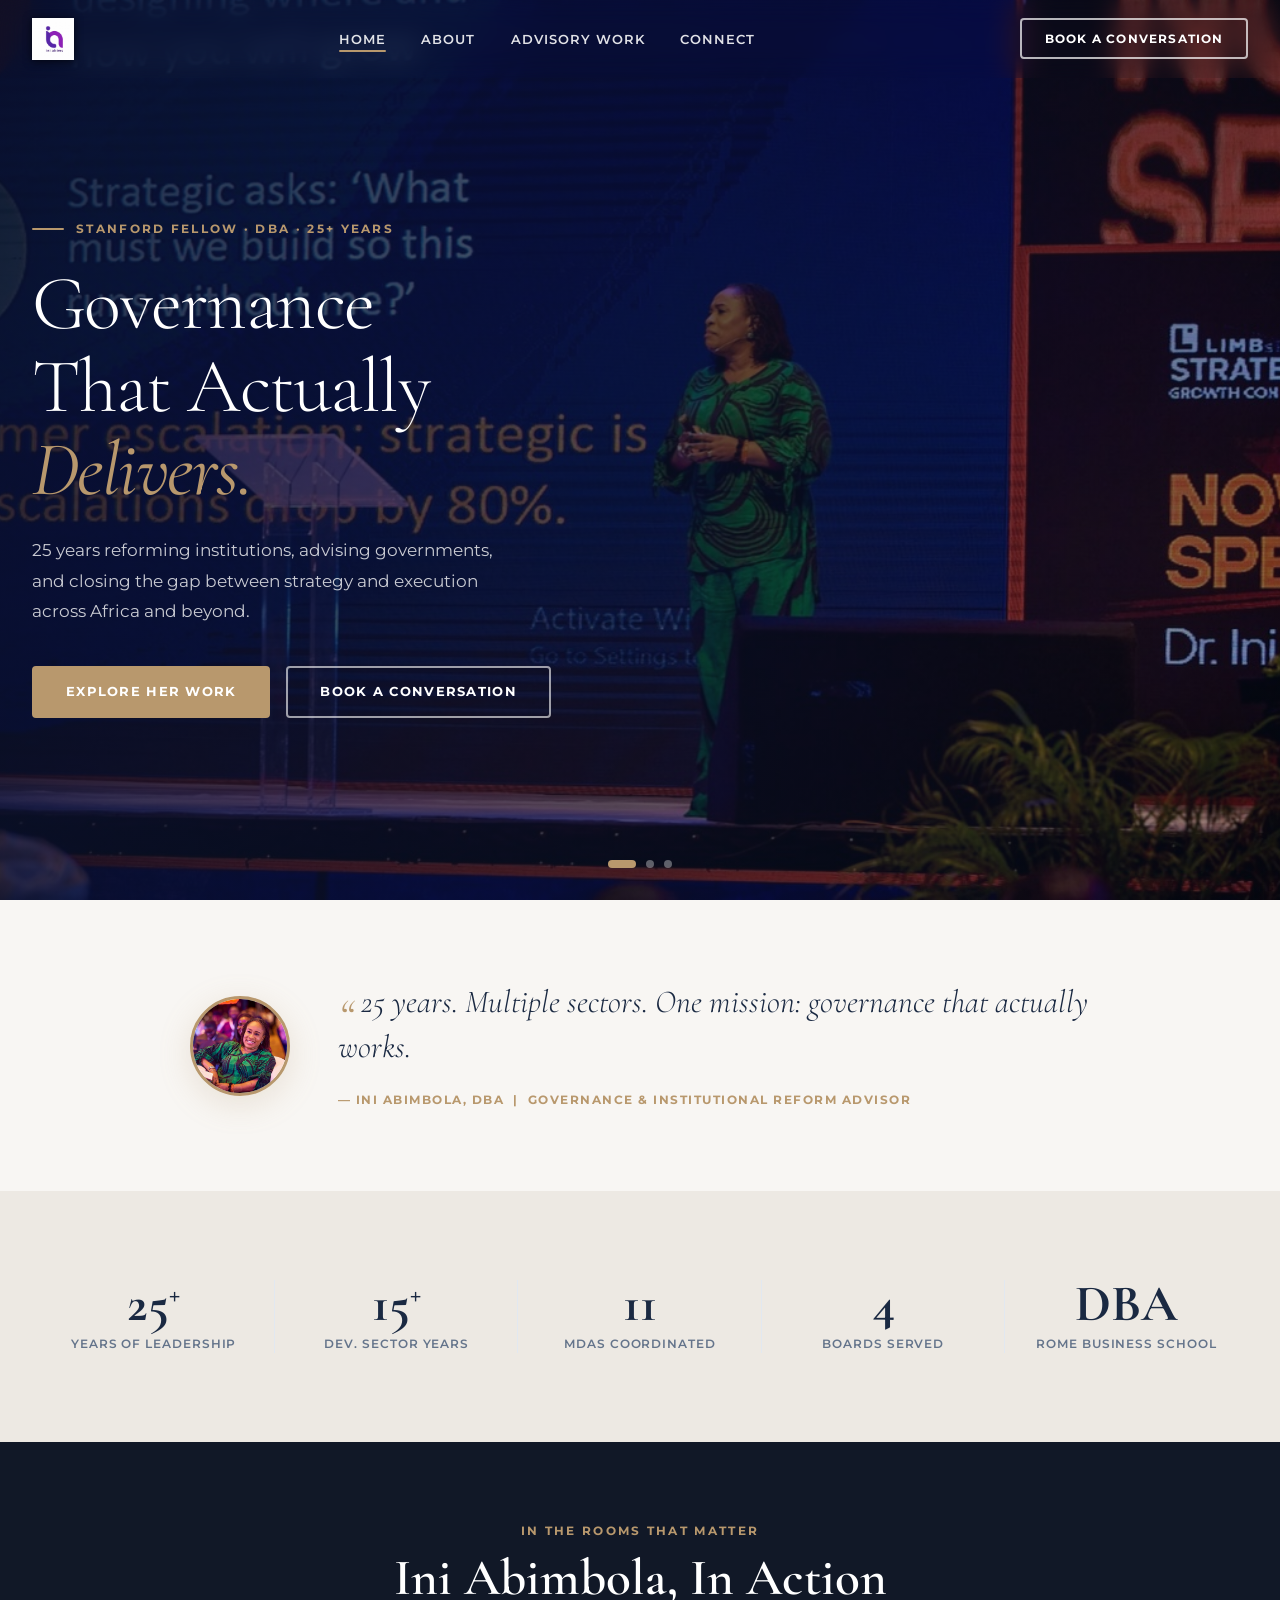
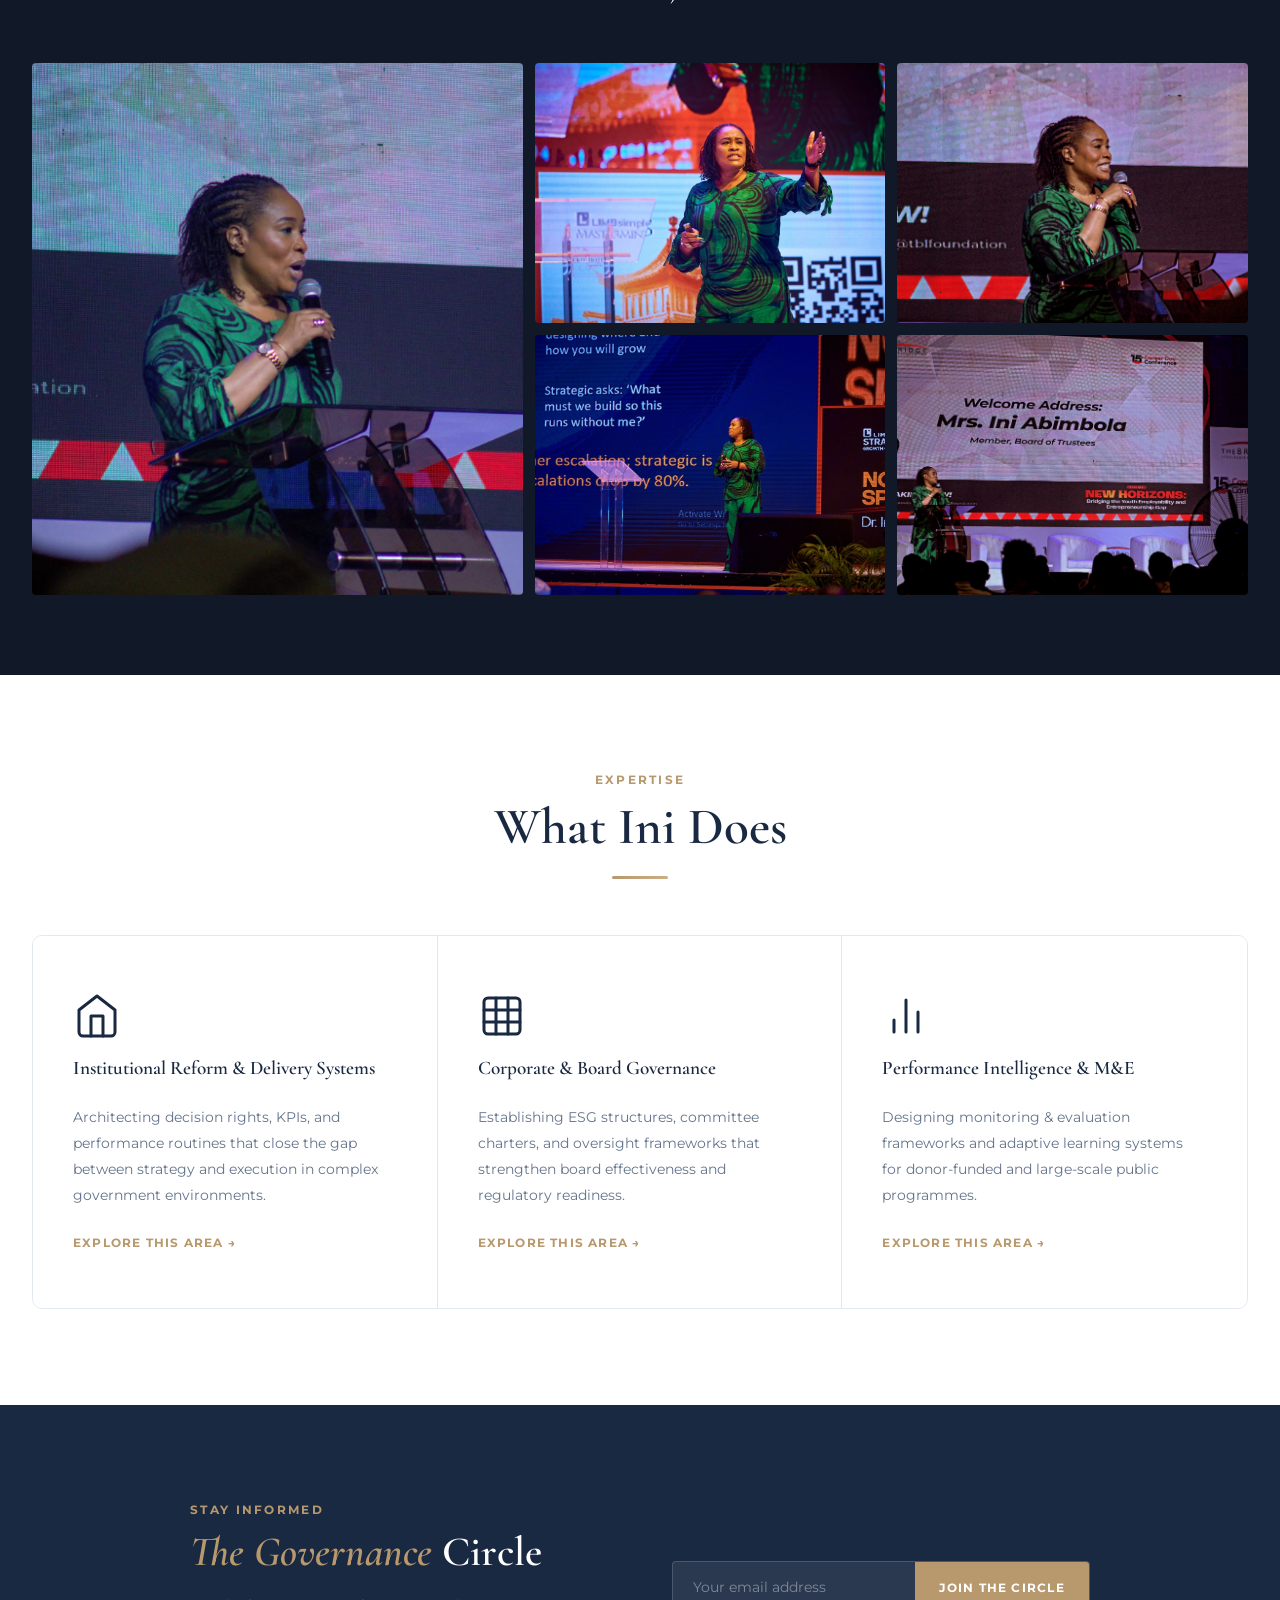
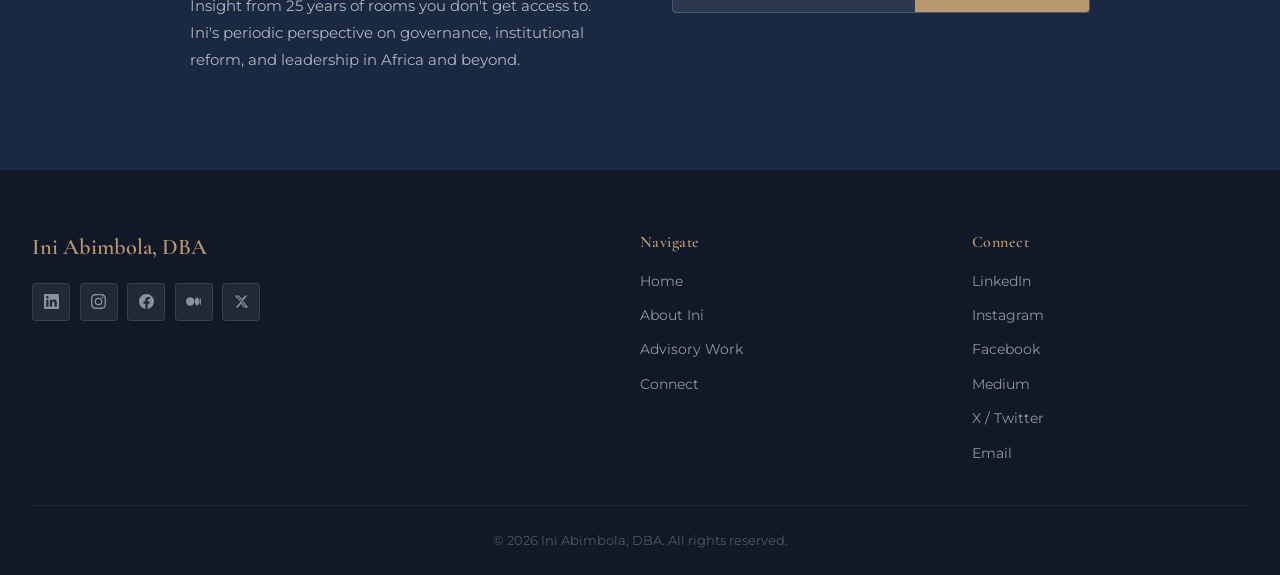
<file: index.html>
<!DOCTYPE html>
<html lang="en">
<head>
<meta charset="UTF-8">
<meta name="viewport" content="width=device-width,initial-scale=1.0">
<meta name="description" content="Ini Abimbola, DBA — Governance & Institutional Reform Advisor. 25+ years bridging strategy and execution for governments, agencies, and boards across Africa.">
<title>Ini Abimbola, DBA | Governance Reform Advisor</title>
<link rel="shortcut icon" href="./asset/Ini.webp">
<link rel="preconnect" href="https://fonts.googleapis.com">
<link rel="preconnect" href="https://fonts.gstatic.com" crossorigin>
<link href="https://fonts.googleapis.com/css2?family=Cormorant+Garamond:ital,wght@0,300;0,400;0,600;0,700;1,300;1,400&family=Montserrat:wght@300;400;500;600;700&display=swap" rel="stylesheet">
<link rel="stylesheet" href="index.css">
</head>
<body>

<!-- HEADER -->
<header id="header" class="hero-transparent">
  <nav class="main-nav">
    <a href="index.html" class="logo-link">
      <img src="asset/logo11.png" alt="Ini Abimbola" class="logo-img">
    </a>
    <ul class="nav-links" id="navLinks">
      <li><a href="index.html" class="active">Home</a></li>
      <li><a href="about.html">About</a></li>
      <li><a href="work.html">Advisory Work</a></li>
      <li><a href="connect.html">Connect</a></li>
    </ul>
    <a href="connect.html" class="nav-cta">Book a Conversation</a>
    <button class="hamburger" id="hamburger" aria-label="Toggle menu" aria-expanded="false">
      <span></span><span></span><span></span>
    </button>
  </nav>
</header>

<!-- HERO SLIDER -->
<section id="hero">
  <div class="hero-slides">
    <div class="hero-slide active" style="background-image:url('ini-photos/ini-on-stage.png')"></div>
    <div class="hero-slide" style="background-image:url('ini-photos/ini-speaking.png')"></div>
    <div class="hero-slide" style="background-image:url('ini-photos/ini-mic-up.jpg')"></div>
  </div>
  <div class="hero-overlay"></div>
  <div class="hero-content">
    <div class="hero-text">
      <p class="hero-eyebrow">Stanford Fellow &middot; DBA &middot; 25+ Years</p>
      <h1>Governance<br>That Actually<br><em>Delivers.</em></h1>
      <p class="hero-sub">25 years reforming institutions, advising governments, and closing the gap between strategy and execution across Africa and beyond.</p>
      <div class="hero-ctas">
        <a href="work.html" class="btn btn-gold">Explore Her Work</a>
        <a href="connect.html" class="btn btn-outline-white">Book a Conversation</a>
      </div>
    </div>
  </div>
  <div class="hero-indicators" id="heroIndicators"></div>
</section>

<!-- IDENTITY MARQUEE -->
<!-- <div class="marquee-section" aria-hidden="true">
  <div class="marquee-track" id="marqueeTrack">
    <span class="marquee-item">Governance Reform Advisor <span class="marquee-dot">✦</span></span>
    <span class="marquee-item">Stanford Draper Hills Fellow <span class="marquee-dot">✦</span></span>
    <span class="marquee-item">CEO, Thistle Group <span class="marquee-dot">✦</span></span>
    <span class="marquee-item">Board Member, Mirabel Centre <span class="marquee-dot">✦</span></span>
    <span class="marquee-item">DBA – Rome Business School <span class="marquee-dot">✦</span></span>
    <span class="marquee-item">Public Policy Expert <span class="marquee-dot">✦</span></span>
    <span class="marquee-item">ESG &amp; Sustainability Strategist <span class="marquee-dot">✦</span></span>
    <span class="marquee-item">Speaker &amp; Convener <span class="marquee-dot">✦</span></span>
    <span class="marquee-item">Governance Reform Advisor <span class="marquee-dot">✦</span></span>
    <span class="marquee-item">Stanford Draper Hills Fellow <span class="marquee-dot">✦</span></span>
    <span class="marquee-item">CEO, Thistle Group <span class="marquee-dot">✦</span></span>
    <span class="marquee-item">Board Member, Mirabel Centre <span class="marquee-dot">✦</span></span>
    <span class="marquee-item">DBA – Rome Business School <span class="marquee-dot">✦</span></span>
    <span class="marquee-item">Public Policy Expert <span class="marquee-dot">✦</span></span>
    <span class="marquee-item">ESG &amp; Sustainability Strategist <span class="marquee-dot">✦</span></span>
    <span class="marquee-item">Speaker &amp; Convener <span class="marquee-dot">✦</span></span>
  </div>
</div> -->

<!-- PULL QUOTE -->
<section class="pull-quote-section">
  <div class="pull-quote-inner reveal">
    <div class="pq-portrait">
      <img src="ini-photos/ini-abimbola.png" alt="Ini Abimbola">
    </div>
    <div class="pq-text">
      <blockquote>25 years. Multiple sectors. One mission: governance that actually works.</blockquote>
      <span class="pq-attr">— Ini Abimbola, DBA &nbsp;|&nbsp; Governance &amp; Institutional Reform Advisor</span>
    </div>
  </div>
</section>

<!-- STATS BAR -->
<section class="stats-section section-sm">
  <div class="stats-grid">
    <div class="stat-item reveal" data-delay="1">
      <span class="stat-num">25<sup>+</sup></span>
      <span class="stat-label">Years of Leadership</span>
    </div>
    <div class="stat-item reveal" data-delay="2">
      <span class="stat-num">15<sup>+</sup></span>
      <span class="stat-label">Dev. Sector Years</span>
    </div>
    <div class="stat-item reveal" data-delay="3">
      <span class="stat-num">11</span>
      <span class="stat-label">MDAs Coordinated</span>
    </div>
    <div class="stat-item reveal" data-delay="4">
      <span class="stat-num">4</span>
      <span class="stat-label">Boards Served</span>
    </div>
    <div class="stat-item reveal" data-delay="5">
      <span class="stat-num">DBA</span>
      <span class="stat-label">Rome Business School</span>
    </div>
  </div>
</section>

<!-- PHOTO MOSAIC -->
<section class="mosaic-section section">
  <div class="section-header reveal">
    <span class="subtitle">In The Rooms That Matter</span>
    <h2 style="color:var(--white)">Ini Abimbola, In Action</h2>
  </div>
  <div class="mosaic-grid">
    <div class="mosaic-item reveal" data-delay="1">
      <img src="ini-photos/ini-podium.png" alt="Ini Abimbola at a podium" loading="lazy">
      <div class="mosaic-overlay"><span class="mosaic-caption">At the podium — governance in action</span></div>
    </div>
    <div class="mosaic-item reveal" data-delay="2">
      <img src="ini-photos/ini-speaking.png" alt="Ini speaking" loading="lazy">
      <div class="mosaic-overlay"><span class="mosaic-caption">Leading the discourse on reform</span></div>
    </div>
    <div class="mosaic-item reveal" data-delay="3">
      <img src="ini-photos/ini-mic-up.jpg" alt="Ini at the mic" loading="lazy">
      <div class="mosaic-overlay"><span class="mosaic-caption">Amplifying the governance conversation</span></div>
    </div>
    <div class="mosaic-item reveal" data-delay="2">
      <img src="ini-photos/ini-on-stage.png" alt="Ini on stage" loading="lazy">
      <div class="mosaic-overlay"><span class="mosaic-caption">On stage — thought leadership in practice</span></div>
    </div>
    <div class="mosaic-item reveal" data-delay="3">
      <img src="ini-photos/ini-staged.jfif" alt="Ini at a staged event" loading="lazy">
      <div class="mosaic-overlay"><span class="mosaic-caption">Building coalitions across sectors</span></div>
    </div>
  </div>
</section>

<!-- PILLAR TILES -->
<section class="pillars-section section">
  <div class="section-header reveal">
    <span class="subtitle">Expertise</span>
    <h2>What Ini Does</h2>
    <div class="divider"></div>
  </div>
  <div class="pillars-grid">
    <div class="pillar-tile reveal" data-delay="1">
      <div class="pillar-icon">
        <svg viewBox="0 0 24 24" fill="none" stroke="currentColor" stroke-width="1.5" stroke-linecap="round" stroke-linejoin="round"><path d="M3 9l9-7 9 7v11a2 2 0 01-2 2H5a2 2 0 01-2-2z"/><polyline points="9 22 9 12 15 12 15 22"/></svg>
      </div>
      <h3>Institutional Reform &amp; Delivery Systems</h3>
      <p>Architecting decision rights, KPIs, and performance routines that close the gap between strategy and execution in complex government environments.</p>
      <a href="work.html#reform" class="pillar-link">Explore this area →</a>
    </div>
    <div class="pillar-tile reveal" data-delay="2">
      <div class="pillar-icon">
        <svg viewBox="0 0 24 24" fill="none" stroke="currentColor" stroke-width="1.5" stroke-linecap="round" stroke-linejoin="round"><rect x="3" y="3" width="18" height="18" rx="2"/><line x1="3" y1="9" x2="21" y2="9"/><line x1="3" y1="15" x2="21" y2="15"/><line x1="9" y1="3" x2="9" y2="21"/><line x1="15" y1="3" x2="15" y2="21"/></svg>
      </div>
      <h3>Corporate &amp; Board Governance</h3>
      <p>Establishing ESG structures, committee charters, and oversight frameworks that strengthen board effectiveness and regulatory readiness.</p>
      <a href="work.html#governance" class="pillar-link">Explore this area →</a>
    </div>
    <div class="pillar-tile reveal" data-delay="3">
      <div class="pillar-icon">
        <svg viewBox="0 0 24 24" fill="none" stroke="currentColor" stroke-width="1.5" stroke-linecap="round" stroke-linejoin="round"><line x1="18" y1="20" x2="18" y2="10"/><line x1="12" y1="20" x2="12" y2="4"/><line x1="6" y1="20" x2="6" y2="14"/></svg>
      </div>
      <h3>Performance Intelligence &amp; M&amp;E</h3>
      <p>Designing monitoring &amp; evaluation frameworks and adaptive learning systems for donor-funded and large-scale public programmes.</p>
      <a href="work.html#performance" class="pillar-link">Explore this area →</a>
    </div>
  </div>
</section>

<!-- NEWSLETTER -->
<section class="newsletter-section section">
  <div class="newsletter-inner container">
    <div class="nl-text reveal-left">
      <span class="subtitle" style="color:var(--gold)">Stay Informed</span>
      <h2 style="color:var(--white)"><em>The Governance</em> Circle</h2>
      <p>Insight from 25 years of rooms you don't get access to. Ini's periodic perspective on governance, institutional reform, and leadership in Africa and beyond.</p>
    </div>
    <div class="nl-form-wrap reveal-right">
      <form id="newsletterForm" novalidate>
        <div class="nl-input-row">
          <input class="nl-input" type="email" id="nlEmail" placeholder="Your email address" required autocomplete="email">
          <button class="nl-btn" type="submit">Join the Circle</button>
        </div>
        <!-- <p class="nl-note">No spam. Just substance. Unsubscribe anytime.</p> -->
      </form>
      <p class="nl-success" id="nlSuccess">✓ You're in. Welcome to the Governance Circle.</p>
    </div>
  </div>
</section>

<!-- FOOTER -->
<footer>
  <div class="footer-grid">
    <div class="footer-brand">
      <h3>Ini Abimbola, DBA</h3>
      <!-- <p>Governance &amp; Institutional Reform Advisor. 25+ years helping governments, agencies, and boards achieve transformative results through disciplined governance and strategic execution.</p> -->
      <div class="footer-socials">
        <a href="https://www.linkedin.com/in/iniabimbola" target="_blank" rel="noopener" class="footer-social" aria-label="LinkedIn">
          <svg viewBox="0 0 24 24"><path d="M20.447 20.452h-3.554v-5.569c0-1.328-.027-3.037-1.852-3.037-1.853 0-2.136 1.445-2.136 2.939v5.667H9.351V9h3.414v1.561h.046c.477-.9 1.637-1.85 3.37-1.85 3.601 0 4.267 2.37 4.267 5.455v6.286zM5.337 7.433a2.062 2.062 0 01-2.063-2.065 2.064 2.064 0 112.063 2.065zm1.782 13.019H3.555V9h3.564v11.452zM22.225 0H1.771C.792 0 0 .774 0 1.729v20.542C0 23.227.792 24 1.771 24h20.451C23.2 24 24 23.227 24 22.271V1.729C24 .774 23.2 0 22.222 0h.003z"/></svg>
        </a>
        <a href="https://www.instagram.com/officialiniabims" target="_blank" rel="noopener" class="footer-social" aria-label="Instagram">
          <svg viewBox="0 0 24 24"><path d="M12 2.163c3.204 0 3.584.012 4.85.07 3.252.148 4.771 1.691 4.919 4.919.058 1.265.069 1.645.069 4.849 0 3.205-.012 3.584-.069 4.849-.149 3.225-1.664 4.771-4.919 4.919-1.266.058-1.644.07-4.85.07-3.204 0-3.584-.012-4.849-.07-3.26-.149-4.771-1.699-4.919-4.92-.058-1.265-.07-1.644-.07-4.849 0-3.204.013-3.583.07-4.849.149-3.227 1.664-4.771 4.919-4.919 1.266-.057 1.645-.069 4.849-.069zM12 0C8.741 0 8.333.014 7.053.072 2.695.272.273 2.69.073 7.052.014 8.333 0 8.741 0 12c0 3.259.014 3.668.072 4.948.2 4.358 2.618 6.78 6.98 6.98C8.333 23.986 8.741 24 12 24c3.259 0 3.668-.014 4.948-.072 4.354-.2 6.782-2.618 6.979-6.98.059-1.28.073-1.689.073-4.948 0-3.259-.014-3.667-.072-4.947-.196-4.354-2.617-6.78-6.979-6.98C15.668.014 15.259 0 12 0zm0 5.838a6.162 6.162 0 100 12.324 6.162 6.162 0 000-12.324zM12 16a4 4 0 110-8 4 4 0 010 8zm6.406-11.845a1.44 1.44 0 100 2.881 1.44 1.44 0 000-2.881z"/></svg>
        </a>
        <a href="https://www.facebook.com/iniabimbola" target="_blank" rel="noopener" class="footer-social" aria-label="Facebook">
          <svg viewBox="0 0 24 24"><path d="M24 12.073c0-6.627-5.373-12-12-12s-12 5.373-12 12c0 5.99 4.388 10.954 10.125 11.854v-8.385H7.078v-3.47h3.047V9.43c0-3.007 1.792-4.669 4.533-4.669 1.312 0 2.686.235 2.686.235v2.953H15.83c-1.491 0-1.956.925-1.956 1.874v2.25h3.328l-.532 3.47h-2.796v8.385C19.612 23.027 24 18.062 24 12.073z"/></svg>
        </a>
        <a href="https://medium.com/@iniabimbola" target="_blank" rel="noopener" class="footer-social" aria-label="Medium">
          <svg viewBox="0 0 24 24"><path d="M13.54 12a6.8 6.8 0 01-6.77 6.82A6.8 6.8 0 010 12a6.8 6.8 0 016.77-6.82A6.8 6.8 0 0113.54 12zM20.96 12c0 3.54-1.51 6.42-3.38 6.42-1.87 0-3.39-2.88-3.39-6.42s1.52-6.42 3.39-6.42 3.38 2.88 3.38 6.42M24 12c0 3.17-.53 5.75-1.19 5.75-.66 0-1.19-2.58-1.19-5.75s.53-5.75 1.19-5.75C23.47 6.25 24 8.83 24 12z"/></svg>
        </a>
        <a href="https://x.com/iniabimbola" target="_blank" rel="noopener" class="footer-social" aria-label="X">
          <svg viewBox="0 0 24 24"><path d="M18.244 2.25h3.308l-7.227 8.26 8.502 11.24H16.17l-4.714-6.231-5.402 6.231H2.746l7.728-8.835L1.254 2.25H8.08l4.259 5.63 5.905-5.63zm-1.161 17.52h1.833L7.084 4.126H5.117z"/></svg>
        </a>
      </div>
    </div>
    <div class="footer-col">
      <h4>Navigate</h4>
      <ul>
        <li><a href="index.html">Home</a></li>
        <li><a href="about.html">About Ini</a></li>
        <li><a href="work.html">Advisory Work</a></li>
        <li><a href="connect.html">Connect</a></li>
      </ul>
    </div>
    <div class="footer-col">
      <h4>Connect</h4>
      <ul>
        <li><a href="https://www.linkedin.com/in/iniabimbola" target="_blank" rel="noopener">LinkedIn</a></li>
        <li><a href="https://www.instagram.com/officialiniabims" target="_blank" rel="noopener">Instagram</a></li>
        <li><a href="https://www.facebook.com/iniabimbola" target="_blank" rel="noopener">Facebook</a></li>
        <li><a href="https://medium.com/@iniabimbola" target="_blank" rel="noopener">Medium</a></li>
        <li><a href="https://x.com/iniabimbola" target="_blank" rel="noopener">X / Twitter</a></li>
        <li><a href="mailto:contact@iniabimbola.com">Email</a></li>
      </ul>
    </div>
  </div>
  <div class="footer-bottom">
    <p>&copy; 2026 Ini Abimbola, DBA. All rights reserved.</p>
  </div>
</footer>

<script src="main.js"></script>
</body>
</html>
</file>
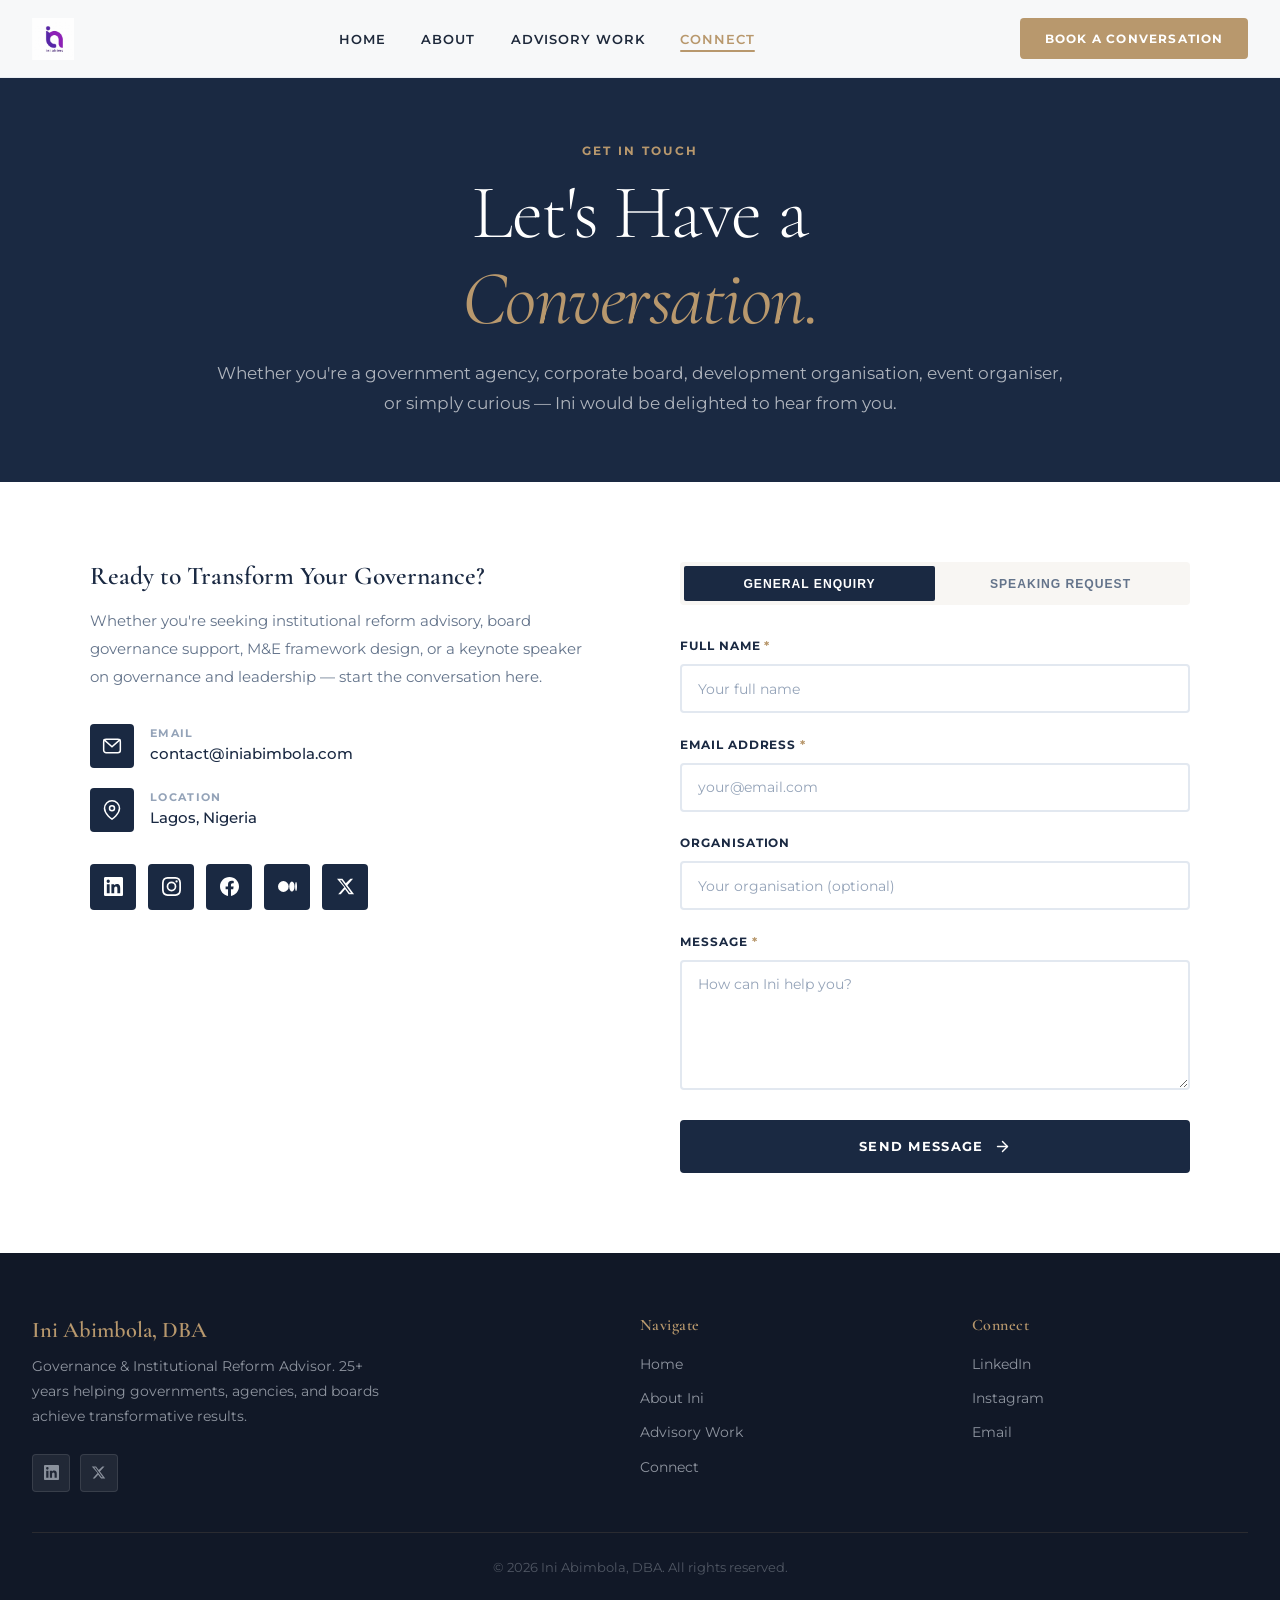
<file: connect.html>
<!DOCTYPE html>
<html lang="en">
<head>
<meta charset="UTF-8">
<meta name="viewport" content="width=device-width,initial-scale=1.0">
<meta name="description" content="Connect with Ini Abimbola, DBA — Book a governance advisory conversation, speaking enquiry, or general consultation.">
<title>Connect | Ini Abimbola, DBA</title>
<link rel="shortcut icon" href="./asset/Ini.webp">
<link rel="preconnect" href="https://fonts.googleapis.com">
<link rel="preconnect" href="https://fonts.gstatic.com" crossorigin>
<link href="https://fonts.googleapis.com/css2?family=Cormorant+Garamond:ital,wght@0,300;0,400;0,600;0,700;1,300;1,400&family=Montserrat:wght@300;400;500;600;700&display=swap" rel="stylesheet">
<link rel="stylesheet" href="index.css">
</head>
<body>

<!-- HEADER -->
<header id="header">
  <nav class="main-nav">
    <a href="index.html" class="logo-link">
      <img src="asset/logo11.png" alt="Ini Abimbola" class="logo-img">
    </a>
    <ul class="nav-links" id="navLinks">
      <li><a href="index.html">Home</a></li>
      <li><a href="about.html">About</a></li>
      <li><a href="work.html">Advisory Work</a></li>
      <li><a href="connect.html" class="active">Connect</a></li>
    </ul>
    <a href="connect.html" class="nav-cta" style="background:var(--gold);color:var(--white);border-color:var(--gold);">Book a Conversation</a>
    <button class="hamburger" id="hamburger" aria-label="Toggle menu" aria-expanded="false">
      <span></span><span></span><span></span>
    </button>
  </nav>
</header>

<!-- CONNECT HERO -->
<div class="connect-hero">
  <div class="container">
    <span class="subtitle" style="color:var(--gold);">Get in Touch</span>
    <h1 style="color:var(--white);margin-bottom:1rem;">Let's Have a<br><em>Conversation.</em></h1>
    <p>Whether you're a government agency, corporate board, development organisation, event organiser, or simply curious — Ini would be delighted to hear from you.</p>
  </div>
</div>

<!-- CONNECT SECTION -->
<section class="connect-section">
  <div class="connect-grid">

    <!-- LEFT: Info & Social -->
    <div class="connect-info reveal-left">
      <h3>Ready to Transform Your Governance?</h3>
      <p>Whether you're seeking institutional reform advisory, board governance support, M&amp;E framework design, or a keynote speaker on governance and leadership — start the conversation here.</p>

      <div class="contact-item">
        <div class="contact-icon">
          <svg xmlns="http://www.w3.org/2000/svg" viewBox="0 0 24 24"><rect x="2" y="4" width="20" height="16" rx="3"/><polyline points="2,4 12,13 22,4"/></svg>
        </div>
        <div class="contact-item-body">
          <span class="contact-lbl">Email</span>
          <span class="contact-val"><a href="mailto:contact@iniabimbola.com">contact@iniabimbola.com</a></span>
        </div>
      </div>

      <div class="contact-item">
        <div class="contact-icon">
          <svg xmlns="http://www.w3.org/2000/svg" viewBox="0 0 24 24"><path d="M21 10c0 7-9 13-9 13s-9-6-9-13a9 9 0 0118 0z"/><circle cx="12" cy="10" r="3"/></svg>
        </div>
        <div class="contact-item-body">
          <span class="contact-lbl">Location</span>
          <span class="contact-val">Lagos, Nigeria</span>
        </div>
      </div>

      <!-- Social with tooltips -->
      <div class="social-links">

        <!-- LinkedIn -->
        <div class="soc-wrap">
          <a href="https://www.linkedin.com/in/iniabimbola" target="_blank" rel="noopener" class="soc-btn" aria-label="LinkedIn">
            <svg viewBox="0 0 24 24"><path d="M20.447 20.452h-3.554v-5.569c0-1.328-.027-3.037-1.852-3.037-1.853 0-2.136 1.445-2.136 2.939v5.667H9.351V9h3.414v1.561h.046c.477-.9 1.637-1.85 3.37-1.85 3.601 0 4.267 2.37 4.267 5.455v6.286zM5.337 7.433a2.062 2.062 0 01-2.063-2.065 2.064 2.064 0 112.063 2.065zm1.782 13.019H3.555V9h3.564v11.452zM22.225 0H1.771C.792 0 0 .774 0 1.729v20.542C0 23.227.792 24 1.771 24h20.451C23.2 24 24 23.227 24 22.271V1.729C24 .774 23.2 0 22.222 0h.003z"/></svg>
          </a>
          <div class="soc-tooltip">
            <div class="soc-tooltip-head">
              <svg viewBox="0 0 24 24"><path d="M20.447 20.452h-3.554v-5.569c0-1.328-.027-3.037-1.852-3.037-1.853 0-2.136 1.445-2.136 2.939v5.667H9.351V9h3.414v1.561h.046c.477-.9 1.637-1.85 3.37-1.85 3.601 0 4.267 2.37 4.267 5.455v6.286zM5.337 7.433a2.062 2.062 0 01-2.063-2.065 2.064 2.064 0 112.063 2.065zm1.782 13.019H3.555V9h3.564v11.452zM22.225 0H1.771C.792 0 0 .774 0 1.729v20.542C0 23.227.792 24 1.771 24h20.451C23.2 24 24 23.227 24 22.271V1.729C24 .774 23.2 0 22.222 0h.003z"/></svg>
              <span>LinkedIn</span>
            </div>
            <p>Connect professionally &amp; explore Ini's governance work and publications.</p>
            <a href="https://www.linkedin.com/in/iniabimbola" target="_blank" rel="noopener" class="soc-tooltip-cta">View Profile →</a>
          </div>
        </div>

        <!-- Instagram -->
        <div class="soc-wrap">
          <a href="https://www.instagram.com/officialiniabims" target="_blank" rel="noopener" class="soc-btn" aria-label="Instagram">
            <svg viewBox="0 0 24 24"><path d="M12 2.163c3.204 0 3.584.012 4.85.07 3.252.148 4.771 1.691 4.919 4.919.058 1.265.069 1.645.069 4.849 0 3.205-.012 3.584-.069 4.849-.149 3.225-1.664 4.771-4.919 4.919-1.266.058-1.644.07-4.85.07-3.204 0-3.584-.012-4.849-.07-3.26-.149-4.771-1.699-4.919-4.92-.058-1.265-.07-1.644-.07-4.849 0-3.204.013-3.583.07-4.849.149-3.227 1.664-4.771 4.919-4.919 1.266-.057 1.645-.069 4.849-.069zM12 0C8.741 0 8.333.014 7.053.072 2.695.272.273 2.69.073 7.052.014 8.333 0 8.741 0 12c0 3.259.014 3.668.072 4.948.2 4.358 2.618 6.78 6.98 6.98C8.333 23.986 8.741 24 12 24c3.259 0 3.668-.014 4.948-.072 4.354-.2 6.782-2.618 6.979-6.98.059-1.28.073-1.689.073-4.948 0-3.259-.014-3.667-.072-4.947-.196-4.354-2.617-6.78-6.979-6.98C15.668.014 15.259 0 12 0zm0 5.838a6.162 6.162 0 100 12.324 6.162 6.162 0 000-12.324zM12 16a4 4 0 110-8 4 4 0 010 8zm6.406-11.845a1.44 1.44 0 100 2.881 1.44 1.44 0 000-2.881z"/></svg>
          </a>
          <div class="soc-tooltip">
            <div class="soc-tooltip-head">
              <svg viewBox="0 0 24 24"><path d="M12 2.163c3.204 0 3.584.012 4.85.07 3.252.148 4.771 1.691 4.919 4.919.058 1.265.069 1.645.069 4.849 0 3.205-.012 3.584-.069 4.849-.149 3.225-1.664 4.771-4.919 4.919-1.266.058-1.644.07-4.85.07-3.204 0-3.584-.012-4.849-.07-3.26-.149-4.771-1.699-4.919-4.92-.058-1.265-.07-1.644-.07-4.849 0-3.204.013-3.583.07-4.849.149-3.227 1.664-4.771 4.919-4.919 1.266-.057 1.645-.069 4.849-.069zM12 0C8.741 0 8.333.014 7.053.072 2.695.272.273 2.69.073 7.052.014 8.333 0 8.741 0 12c0 3.259.014 3.668.072 4.948.2 4.358 2.618 6.78 6.98 6.98C8.333 23.986 8.741 24 12 24c3.259 0 3.668-.014 4.948-.072 4.354-.2 6.782-2.618 6.979-6.98.059-1.28.073-1.689.073-4.948 0-3.259-.014-3.667-.072-4.947-.196-4.354-2.617-6.78-6.979-6.98C15.668.014 15.259 0 12 0zm0 5.838a6.162 6.162 0 100 12.324 6.162 6.162 0 000-12.324zM12 16a4 4 0 110-8 4 4 0 010 8zm6.406-11.845a1.44 1.44 0 100 2.881 1.44 1.44 0 000-2.881z"/></svg>
              <span>Instagram</span>
            </div>
            <p>Follow for governance insights &amp; behind-the-scenes moments from Ini's work.</p>
            <a href="https://www.instagram.com/officialiniabims" target="_blank" rel="noopener" class="soc-tooltip-cta">Follow @officialiniabims →</a>
          </div>
        </div>

        <!-- Facebook -->
        <div class="soc-wrap">
          <a href="https://www.facebook.com/iniabimbola" target="_blank" rel="noopener" class="soc-btn" aria-label="Facebook">
            <svg viewBox="0 0 24 24"><path d="M24 12.073c0-6.627-5.373-12-12-12s-12 5.373-12 12c0 5.99 4.388 10.954 10.125 11.854v-8.385H7.078v-3.47h3.047V9.43c0-3.007 1.792-4.669 4.533-4.669 1.312 0 2.686.235 2.686.235v2.953H15.83c-1.491 0-1.956.925-1.956 1.874v2.25h3.328l-.532 3.47h-2.796v8.385C19.612 23.027 24 18.062 24 12.073z"/></svg>
          </a>
        </div>

        <!-- Medium -->
        <div class="soc-wrap">
          <a href="https://medium.com/@iniabimbola" target="_blank" rel="noopener" class="soc-btn" aria-label="Medium">
            <svg viewBox="0 0 24 24"><path d="M13.54 12a6.8 6.8 0 01-6.77 6.82A6.8 6.8 0 010 12a6.8 6.8 0 016.77-6.82A6.8 6.8 0 0113.54 12zM20.96 12c0 3.54-1.51 6.42-3.38 6.42-1.87 0-3.39-2.88-3.39-6.42s1.52-6.42 3.39-6.42 3.38 2.88 3.38 6.42M24 12c0 3.17-.53 5.75-1.19 5.75-.66 0-1.19-2.58-1.19-5.75s.53-5.75 1.19-5.75C23.47 6.25 24 8.83 24 12z"/></svg>
          </a>
        </div>

        <!-- X -->
        <div class="soc-wrap">
          <a href="https://x.com/iniabimbola" target="_blank" rel="noopener" class="soc-btn" aria-label="X">
            <svg viewBox="0 0 24 24"><path d="M18.244 2.25h3.308l-7.227 8.26 8.502 11.24H16.17l-4.714-6.231-5.402 6.231H2.746l7.728-8.835L1.254 2.25H8.08l4.259 5.63 5.905-5.63zm-1.161 17.52h1.833L7.084 4.126H5.117z"/></svg>
          </a>
        </div>
      </div>
    </div>

    <!-- RIGHT: Dual-mode form -->
    <div class="reveal-right">
      <div class="form-toggle">
        <button class="form-toggle-btn active" id="tabGeneral" onclick="switchForm('general')">General Enquiry</button>
        <button class="form-toggle-btn" id="tabSpeaking" onclick="switchForm('speaking')">Speaking Request</button>
      </div>

      <!-- General Form -->
      <div class="form-panel active" id="formGeneral">
        <form id="generalForm" novalidate>
          <div class="form-group">
            <label for="gName">Full Name <span class="req">*</span></label>
            <input type="text" id="gName" name="name" placeholder="Your full name" required autocomplete="name">
            <span class="error-msg">Please enter your name</span>
          </div>
          <div class="form-group">
            <label for="gEmail">Email Address <span class="req">*</span></label>
            <input type="email" id="gEmail" name="email" placeholder="your@email.com" required autocomplete="email">
            <span class="error-msg">Please enter a valid email</span>
          </div>
          <div class="form-group">
            <label for="gOrg">Organisation</label>
            <input type="text" id="gOrg" name="organisation" placeholder="Your organisation (optional)">
          </div>
          <div class="form-group">
            <label for="gMessage">Message <span class="req">*</span></label>
            <textarea id="gMessage" name="message" placeholder="How can Ini help you?" required></textarea>
            <span class="error-msg">Please enter your message</span>
          </div>
          <button type="submit" class="submit-btn" id="gSubmit">
            <span class="btn-text">Send Message</span>
            <svg class="btn-arrow" viewBox="0 0 24 24" fill="none" stroke="currentColor" stroke-width="2" stroke-linecap="round" stroke-linejoin="round"><line x1="5" y1="12" x2="19" y2="12"/><polyline points="12 5 19 12 12 19"/></svg>
          </button>
        </form>
      </div>

      <!-- Speaking Form -->
      <div class="form-panel" id="formSpeaking">
        <form id="speakingForm" novalidate>
          <div class="form-group">
            <label for="sName">Full Name <span class="req">*</span></label>
            <input type="text" id="sName" name="name" placeholder="Your full name" required autocomplete="name">
            <span class="error-msg">Please enter your name</span>
          </div>
          <div class="form-group">
            <label for="sEmail">Email Address <span class="req">*</span></label>
            <input type="email" id="sEmail" name="email" placeholder="your@email.com" required autocomplete="email">
            <span class="error-msg">Please enter a valid email</span>
          </div>
          <div class="form-group">
            <label for="sEvent">Event / Organisation <span class="req">*</span></label>
            <input type="text" id="sEvent" name="event" placeholder="Event or organisation name" required>
            <span class="error-msg">Please enter the event name</span>
          </div>
          <div class="form-group">
            <label for="sDate">Event Date</label>
            <input type="date" id="sDate" name="date">
          </div>
          <div class="form-group">
            <label for="sTopic">Preferred Topic / Theme</label>
            <select id="sTopic" name="topic">
              <option value="">Select a topic area</option>
              <option>Governance Reform</option>
              <option>Public Policy Execution</option>
              <option>Board Governance &amp; ESG</option>
              <option>Women in Leadership</option>
              <option>Institutional Performance</option>
              <option>Other</option>
            </select>
          </div>
          <div class="form-group">
            <label for="sDetails">Additional Details</label>
            <textarea id="sDetails" name="details" placeholder="Tell Ini about the event, audience size, format…"></textarea>
          </div>
          <button type="submit" class="submit-btn" id="sSubmit">
            <span class="btn-text">Submit Speaking Request</span>
            <svg class="btn-arrow" viewBox="0 0 24 24" fill="none" stroke="currentColor" stroke-width="2" stroke-linecap="round" stroke-linejoin="round"><line x1="5" y1="12" x2="19" y2="12"/><polyline points="12 5 19 12 12 19"/></svg>
          </button>
        </form>
      </div>
    </div>

  </div>
</section>

<!-- FOOTER -->
<footer>
  <div class="footer-grid">
    <div class="footer-brand">
      <h3>Ini Abimbola, DBA</h3>
      <p>Governance &amp; Institutional Reform Advisor. 25+ years helping governments, agencies, and boards achieve transformative results.</p>
      <div class="footer-socials">
        <a href="https://www.linkedin.com/in/iniabimbola" target="_blank" rel="noopener" class="footer-social" aria-label="LinkedIn"><svg viewBox="0 0 24 24"><path d="M20.447 20.452h-3.554v-5.569c0-1.328-.027-3.037-1.852-3.037-1.853 0-2.136 1.445-2.136 2.939v5.667H9.351V9h3.414v1.561h.046c.477-.9 1.637-1.85 3.37-1.85 3.601 0 4.267 2.37 4.267 5.455v6.286zM5.337 7.433a2.062 2.062 0 01-2.063-2.065 2.064 2.064 0 112.063 2.065zm1.782 13.019H3.555V9h3.564v11.452zM22.225 0H1.771C.792 0 0 .774 0 1.729v20.542C0 23.227.792 24 1.771 24h20.451C23.2 24 24 23.227 24 22.271V1.729C24 .774 23.2 0 22.222 0h.003z"/></svg></a>
        <a href="https://x.com/iniabimbola" target="_blank" rel="noopener" class="footer-social" aria-label="X"><svg viewBox="0 0 24 24"><path d="M18.244 2.25h3.308l-7.227 8.26 8.502 11.24H16.17l-4.714-6.231-5.402 6.231H2.746l7.728-8.835L1.254 2.25H8.08l4.259 5.63 5.905-5.63zm-1.161 17.52h1.833L7.084 4.126H5.117z"/></svg></a>
      </div>
    </div>
    <div class="footer-col">
      <h4>Navigate</h4>
      <ul>
        <li><a href="index.html">Home</a></li>
        <li><a href="about.html">About Ini</a></li>
        <li><a href="work.html">Advisory Work</a></li>
        <li><a href="connect.html">Connect</a></li>
      </ul>
    </div>
    <div class="footer-col">
      <h4>Connect</h4>
      <ul>
        <li><a href="https://www.linkedin.com/in/iniabimbola" target="_blank" rel="noopener">LinkedIn</a></li>
        <li><a href="https://www.instagram.com/officialiniabims" target="_blank" rel="noopener">Instagram</a></li>
        <li><a href="mailto:contact@iniabimbola.com">Email</a></li>
      </ul>
    </div>
  </div>
  <div class="footer-bottom"><p>&copy; 2026 Ini Abimbola, DBA. All rights reserved.</p></div>
</footer>

<script src="main.js"></script>
</body>
</html>
</file>
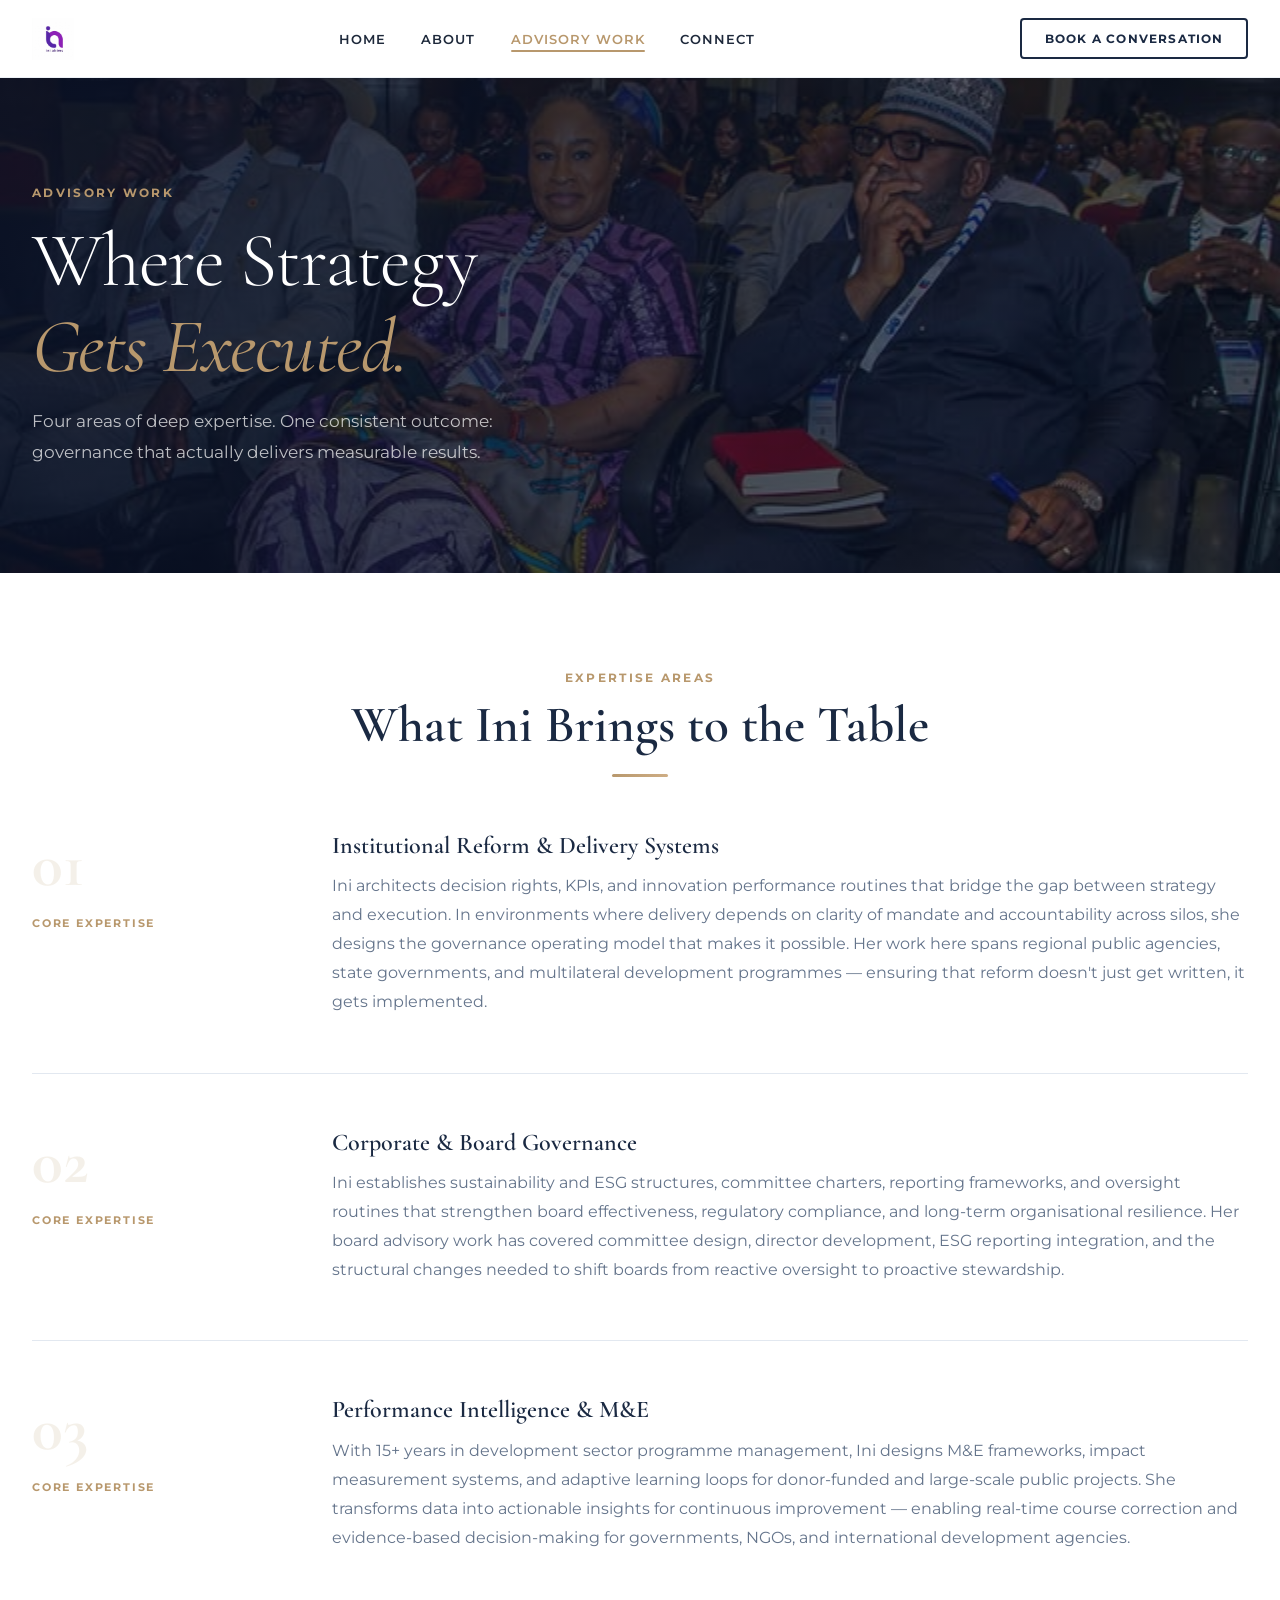
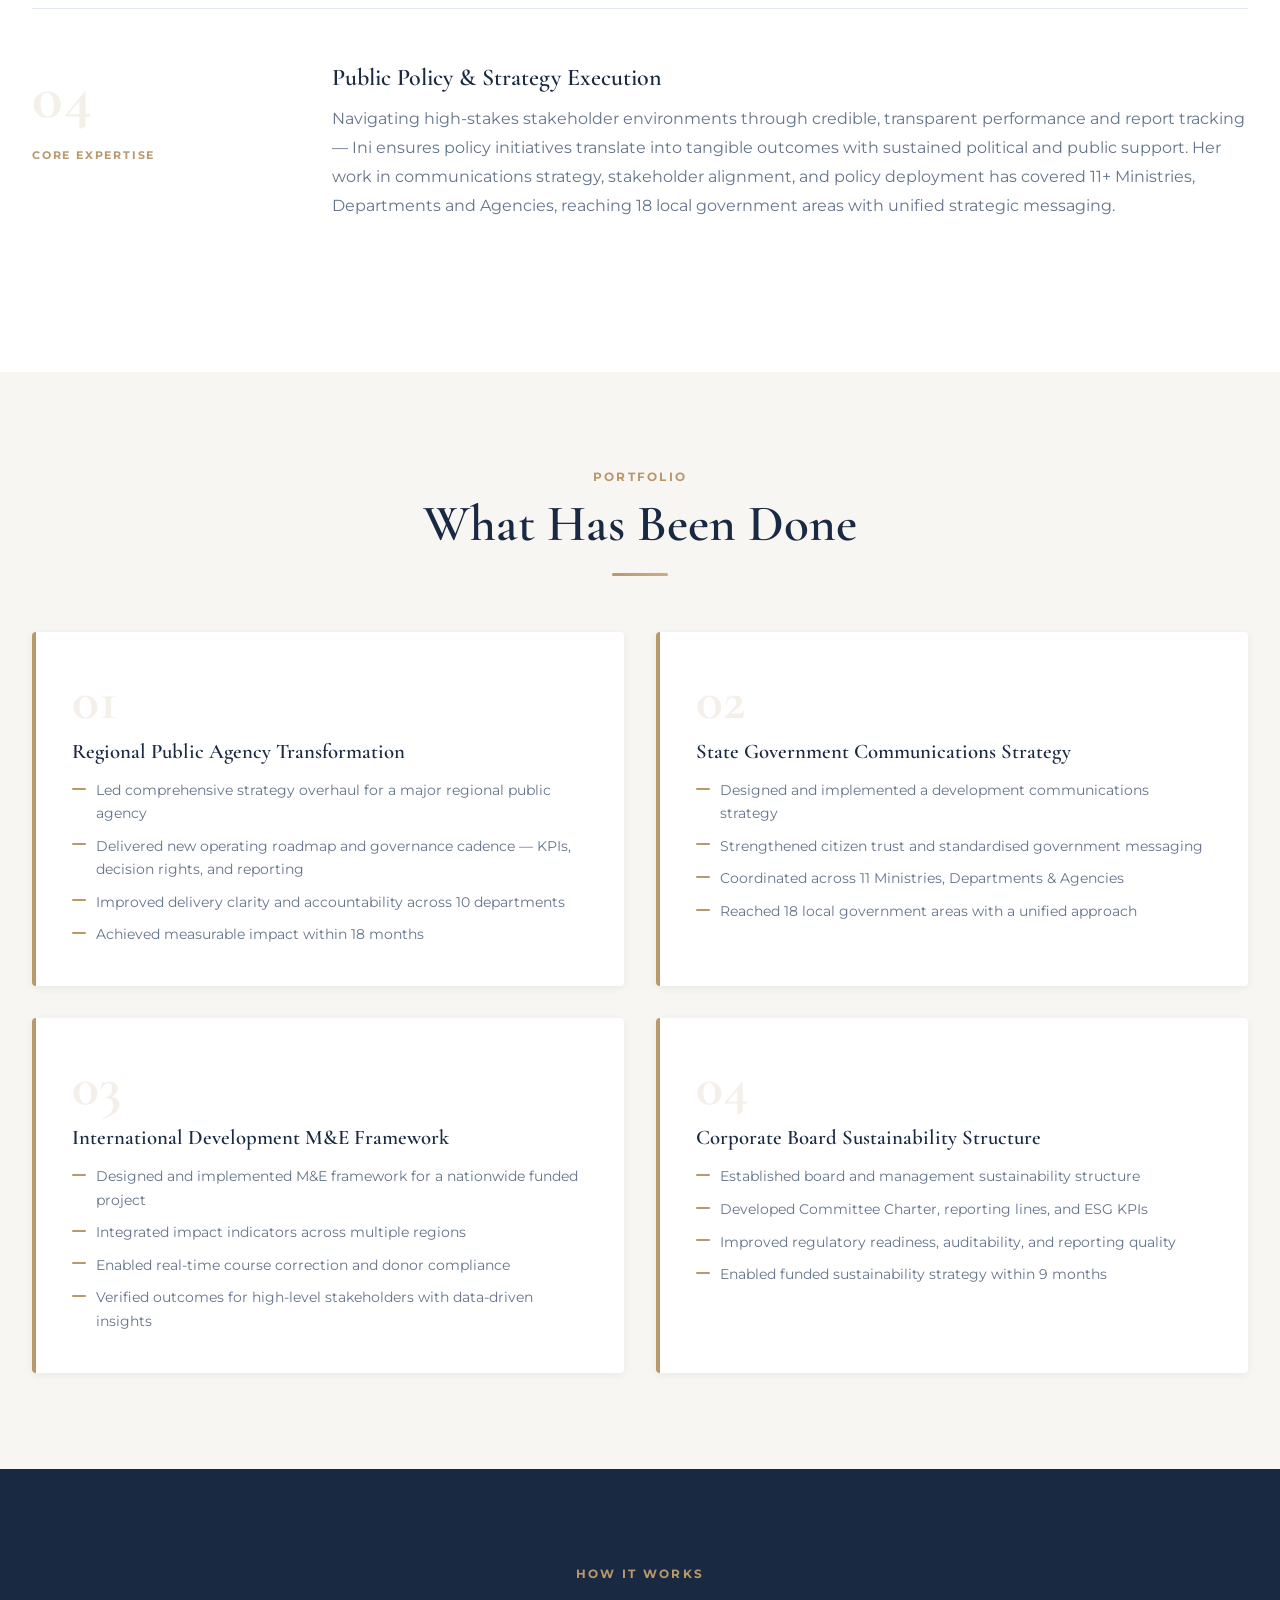
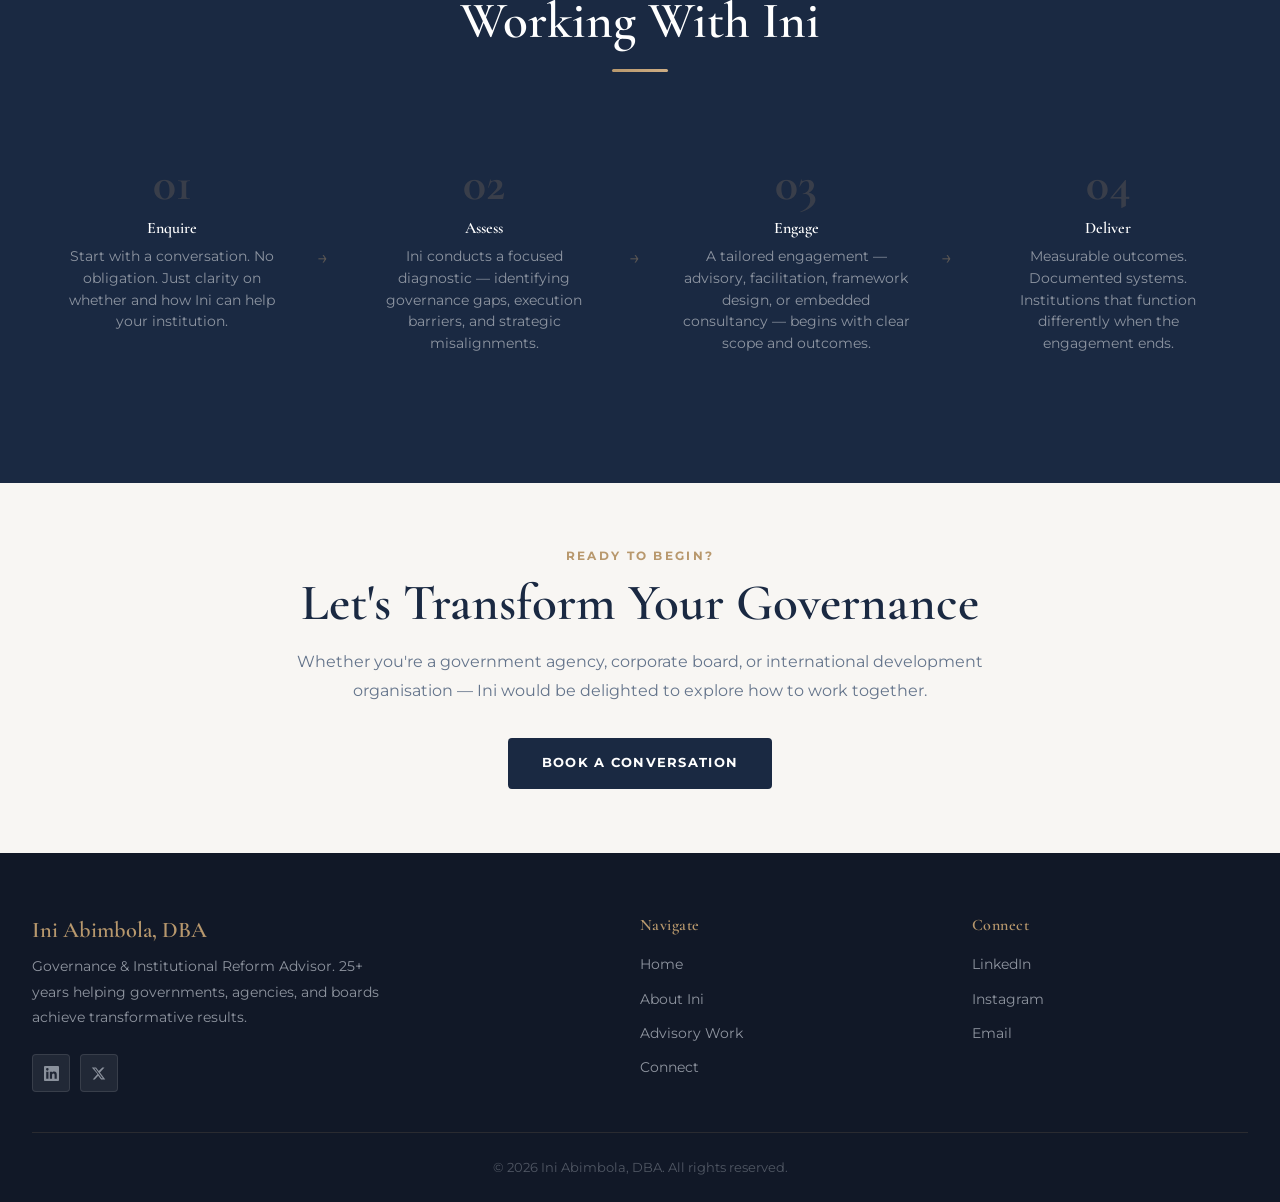
<file: work.html>
<!DOCTYPE html>
<html lang="en">
<head>
<meta charset="UTF-8">
<meta name="viewport" content="width=device-width,initial-scale=1.0">
<meta name="description" content="Advisory Work — Ini Abimbola, DBA. Institutional reform, board governance, public policy execution, and M&E expertise for governments and organisations.">
<title>Advisory Work | Ini Abimbola, DBA</title>
<link rel="shortcut icon" href="./asset/Ini.webp">
<link rel="preconnect" href="https://fonts.googleapis.com">
<link rel="preconnect" href="https://fonts.gstatic.com" crossorigin>
<link href="https://fonts.googleapis.com/css2?family=Cormorant+Garamond:ital,wght@0,300;0,400;0,600;0,700;1,300;1,400&family=Montserrat:wght@300;400;500;600;700&display=swap" rel="stylesheet">
<link rel="stylesheet" href="index.css">
</head>
<body>

<!-- HEADER -->
<header id="header">
  <nav class="main-nav">
    <a href="index.html" class="logo-link">
      <img src="asset/logo11.png" alt="Ini Abimbola" class="logo-img">
    </a>
    <ul class="nav-links" id="navLinks">
      <li><a href="index.html">Home</a></li>
      <li><a href="about.html">About</a></li>
      <li><a href="work.html" class="active">Advisory Work</a></li>
      <li><a href="connect.html">Connect</a></li>
    </ul>
    <a href="connect.html" class="nav-cta">Book a Conversation</a>
    <button class="hamburger" id="hamburger" aria-label="Toggle menu" aria-expanded="false">
      <span></span><span></span><span></span>
    </button>
  </nav>
</header>

<!-- WORK HERO -->
<div class="work-hero">
  <div class="work-hero-bg" style="background-image:url('ini-photos/ini-others.png')"></div>
  <div class="work-hero-content">
    <span class="subtitle" style="color:var(--gold);display:block;margin-bottom:1rem;">Advisory Work</span>
    <h1 style="color:var(--white);">Where Strategy<br><em>Gets Executed.</em></h1>
    <p>Four areas of deep expertise. One consistent outcome: governance that actually delivers measurable results.</p>
  </div>
</div>

<!-- EXPERTISE DEEP DIVE -->
<section class="expertise-section section">
  <div class="section-header reveal">
    <span class="subtitle">Expertise Areas</span>
    <h2>What Ini Brings to the Table</h2>
    <div class="divider"></div>
  </div>
  <div class="expertise-list container">
    <div class="expertise-row reveal" id="reform">
      <div>
        <div class="expertise-num">01</div>
        <span class="expertise-label">Core Expertise</span>
      </div>
      <div class="expertise-body">
        <h3>Institutional Reform &amp; Delivery Systems</h3>
        <p>Ini architects decision rights, KPIs, and innovation performance routines that bridge the gap between strategy and execution. In environments where delivery depends on clarity of mandate and accountability across silos, she designs the governance operating model that makes it possible. Her work here spans regional public agencies, state governments, and multilateral development programmes — ensuring that reform doesn't just get written, it gets implemented.</p>
      </div>
    </div>
    <div class="expertise-row reveal" data-delay="1" id="governance">
      <div>
        <div class="expertise-num">02</div>
        <span class="expertise-label">Core Expertise</span>
      </div>
      <div class="expertise-body">
        <h3>Corporate &amp; Board Governance</h3>
        <p>Ini establishes sustainability and ESG structures, committee charters, reporting frameworks, and oversight routines that strengthen board effectiveness, regulatory compliance, and long-term organisational resilience. Her board advisory work has covered committee design, director development, ESG reporting integration, and the structural changes needed to shift boards from reactive oversight to proactive stewardship.</p>
      </div>
    </div>
    <div class="expertise-row reveal" data-delay="2" id="performance">
      <div>
        <div class="expertise-num">03</div>
        <span class="expertise-label">Core Expertise</span>
      </div>
      <div class="expertise-body">
        <h3>Performance Intelligence &amp; M&amp;E</h3>
        <p>With 15+ years in development sector programme management, Ini designs M&amp;E frameworks, impact measurement systems, and adaptive learning loops for donor-funded and large-scale public projects. She transforms data into actionable insights for continuous improvement — enabling real-time course correction and evidence-based decision-making for governments, NGOs, and international development agencies.</p>
      </div>
    </div>
    <div class="expertise-row reveal" data-delay="3">
      <div>
        <div class="expertise-num">04</div>
        <span class="expertise-label">Core Expertise</span>
      </div>
      <div class="expertise-body">
        <h3>Public Policy &amp; Strategy Execution</h3>
        <p>Navigating high-stakes stakeholder environments through credible, transparent performance and report tracking — Ini ensures policy initiatives translate into tangible outcomes with sustained political and public support. Her work in communications strategy, stakeholder alignment, and policy deployment has covered 11+ Ministries, Departments and Agencies, reaching 18 local government areas with unified strategic messaging.</p>
      </div>
    </div>
  </div>
</section>

<!-- CASE STUDIES -->
<section class="cases-section section">
  <div class="section-header reveal">
    <span class="subtitle">Portfolio</span>
    <h2>What Has Been Done</h2>
    <div class="divider"></div>
  </div>
  <div class="cases-grid container">
    <div class="case-card reveal" data-delay="1">
      <div class="case-num">01</div>
      <h3>Regional Public Agency Transformation</h3>
      <ul>
        <li>Led comprehensive strategy overhaul for a major regional public agency</li>
        <li>Delivered new operating roadmap and governance cadence — KPIs, decision rights, and reporting</li>
        <li>Improved delivery clarity and accountability across 10 departments</li>
        <li>Achieved measurable impact within 18 months</li>
      </ul>
    </div>
    <div class="case-card reveal" data-delay="2">
      <div class="case-num">02</div>
      <h3>State Government Communications Strategy</h3>
      <ul>
        <li>Designed and implemented a development communications strategy</li>
        <li>Strengthened citizen trust and standardised government messaging</li>
        <li>Coordinated across 11 Ministries, Departments &amp; Agencies</li>
        <li>Reached 18 local government areas with a unified approach</li>
      </ul>
    </div>
    <div class="case-card reveal" data-delay="3">
      <div class="case-num">03</div>
      <h3>International Development M&amp;E Framework</h3>
      <ul>
        <li>Designed and implemented M&amp;E framework for a nationwide funded project</li>
        <li>Integrated impact indicators across multiple regions</li>
        <li>Enabled real-time course correction and donor compliance</li>
        <li>Verified outcomes for high-level stakeholders with data-driven insights</li>
      </ul>
    </div>
    <div class="case-card reveal" data-delay="4">
      <div class="case-num">04</div>
      <h3>Corporate Board Sustainability Structure</h3>
      <ul>
        <li>Established board and management sustainability structure</li>
        <li>Developed Committee Charter, reporting lines, and ESG KPIs</li>
        <li>Improved regulatory readiness, auditability, and reporting quality</li>
        <li>Enabled funded sustainability strategy within 9 months</li>
      </ul>
    </div>
  </div>
</section>

<!-- PROCESS -->
<section class="process-section section">
  <div class="section-header reveal">
    <span class="subtitle">How It Works</span>
    <h2 style="color:var(--white)">Working With Ini</h2>
    <div class="divider"></div>
  </div>
  <div class="process-grid container">
    <div class="process-step reveal" data-delay="1">
      <div class="process-num">01</div>
      <h4>Enquire</h4>
      <p>Start with a conversation. No obligation. Just clarity on whether and how Ini can help your institution.</p>
    </div>
    <div class="process-step reveal" data-delay="2">
      <div class="process-num">02</div>
      <h4>Assess</h4>
      <p>Ini conducts a focused diagnostic — identifying governance gaps, execution barriers, and strategic misalignments.</p>
    </div>
    <div class="process-step reveal" data-delay="3">
      <div class="process-num">03</div>
      <h4>Engage</h4>
      <p>A tailored engagement — advisory, facilitation, framework design, or embedded consultancy — begins with clear scope and outcomes.</p>
    </div>
    <div class="process-step reveal" data-delay="4">
      <div class="process-num">04</div>
      <h4>Deliver</h4>
      <p>Measurable outcomes. Documented systems. Institutions that function differently when the engagement ends.</p>
    </div>
  </div>
</section>

<!-- CTA STRIP -->
<section class="section-sm" style="background:var(--cream);padding:4rem 2rem;">
  <div style="max-width:720px;margin:0 auto;text-align:center;" class="reveal">
    <span class="subtitle">Ready to Begin?</span>
    <h2>Let's Transform Your Governance</h2>
    <p style="color:var(--text-light);margin:1rem 0 2rem;line-height:1.8;">Whether you're a government agency, corporate board, or international development organisation — Ini would be delighted to explore how to work together.</p>
    <a href="connect.html" class="btn btn-navy">Book a Conversation</a>
  </div>
</section>

<!-- FOOTER -->
<footer>
  <div class="footer-grid">
    <div class="footer-brand">
      <h3>Ini Abimbola, DBA</h3>
      <p>Governance &amp; Institutional Reform Advisor. 25+ years helping governments, agencies, and boards achieve transformative results.</p>
      <div class="footer-socials">
        <a href="https://www.linkedin.com/in/iniabimbola" target="_blank" rel="noopener" class="footer-social" aria-label="LinkedIn"><svg viewBox="0 0 24 24"><path d="M20.447 20.452h-3.554v-5.569c0-1.328-.027-3.037-1.852-3.037-1.853 0-2.136 1.445-2.136 2.939v5.667H9.351V9h3.414v1.561h.046c.477-.9 1.637-1.85 3.37-1.85 3.601 0 4.267 2.37 4.267 5.455v6.286zM5.337 7.433a2.062 2.062 0 01-2.063-2.065 2.064 2.064 0 112.063 2.065zm1.782 13.019H3.555V9h3.564v11.452zM22.225 0H1.771C.792 0 0 .774 0 1.729v20.542C0 23.227.792 24 1.771 24h20.451C23.2 24 24 23.227 24 22.271V1.729C24 .774 23.2 0 22.222 0h.003z"/></svg></a>
        <a href="https://x.com/iniabimbola" target="_blank" rel="noopener" class="footer-social" aria-label="X"><svg viewBox="0 0 24 24"><path d="M18.244 2.25h3.308l-7.227 8.26 8.502 11.24H16.17l-4.714-6.231-5.402 6.231H2.746l7.728-8.835L1.254 2.25H8.08l4.259 5.63 5.905-5.63zm-1.161 17.52h1.833L7.084 4.126H5.117z"/></svg></a>
      </div>
    </div>
    <div class="footer-col">
      <h4>Navigate</h4>
      <ul>
        <li><a href="index.html">Home</a></li>
        <li><a href="about.html">About Ini</a></li>
        <li><a href="work.html">Advisory Work</a></li>
        <li><a href="connect.html">Connect</a></li>
      </ul>
    </div>
    <div class="footer-col">
      <h4>Connect</h4>
      <ul>
        <li><a href="https://www.linkedin.com/in/iniabimbola" target="_blank" rel="noopener">LinkedIn</a></li>
        <li><a href="https://www.instagram.com/officialiniabims" target="_blank" rel="noopener">Instagram</a></li>
        <li><a href="mailto:contact@iniabimbola.com">Email</a></li>
      </ul>
    </div>
  </div>
  <div class="footer-bottom"><p>&copy; 2026 Ini Abimbola, DBA. All rights reserved.</p></div>
</footer>

<script src="main.js"></script>
</body>
</html>
</file>
<file: index.css>
/* CSS DESIGN SYSTEM — Ini Abimbola, DBA */
:root {
    --navy: #111827;
    --navy-mid: #1a2942;
    --navy-light: #243552;
    --gold: #b8986d;
    --gold-light: #cead84;
    --gold-muted: rgba(184, 152, 109, 0.15);
    --cream: #f8f6f3;
    --cream-dark: #ede9e3;
    --white: #ffffff;
    --light-gray: #e2e8f0;
    --mid-gray: #94a3b8;
    --text-dark: #1e293b;
    --text-light: #64748b;
    --overlay-dark: rgba(10, 18, 40, 0.78);
    --overlay-mid: rgba(10, 18, 40, 0.55);
    --shadow-sm: 0 2px 8px rgba(0, 0, 0, 0.06);
    --shadow-md: 0 6px 28px rgba(0, 0, 0, 0.10);
    --shadow-lg: 0 16px 56px rgba(0, 0, 0, 0.14);
    --shadow-gold: 0 8px 32px rgba(184, 152, 109, 0.22);
    --r-sm: 4px;
    --r-md: 10px;
    --r-full: 9999px;
    --ease: 0.35s ease;
    --ease-slow: 0.6s cubic-bezier(0.25, 0.46, 0.45, 0.94);
    --header-h: 78px;
}

*,
*::before,
*::after {
    margin: 0;
    padding: 0;
    box-sizing: border-box;
}

html {
    scroll-behavior: smooth;
    font-size: 16px;
}

body {
    font-family: 'Montserrat', sans-serif;
    line-height: 1.6;
    color: var(--text-dark);
    background: var(--white);
    overflow-x: hidden;
}

img {
    max-width: 100%;
    height: auto;
    display: block;
}

a {
    text-decoration: none;
}

ul {
    list-style: none;
}

/* TYPOGRAPHY */
h1,
h2,
h3,
h4 {
    font-family: 'Cormorant Garamond', serif;
    font-weight: 600;
    line-height: 1.12;
    color: var(--navy-mid);
}

h1 {
    font-size: clamp(2.8rem, 6vw, 5rem);
    font-weight: 300;
    letter-spacing: -0.02em;
}

h1 em {
    font-style: italic;
    color: var(--gold);
    font-weight: 400;
}

h2 {
    font-size: clamp(2rem, 4vw, 3.2rem);
    margin-bottom: 0.75rem;
}

h3 {
    font-size: clamp(1.3rem, 2.5vw, 1.9rem);
    margin-bottom: 0.6rem;
}

.subtitle {
    display: block;
    font-size: 0.72rem;
    font-weight: 700;
    letter-spacing: 0.2em;
    text-transform: uppercase;
    color: var(--gold);
    margin-bottom: 0.6rem;
}

.divider {
    width: 56px;
    height: 3px;
    background: linear-gradient(90deg, var(--gold), var(--gold-light));
    margin: 1.2rem auto 0;
    border-radius: 3px;
}

.divider.left {
    margin-left: 0;
}

/* BUTTONS */
.btn {
    display: inline-flex;
    align-items: center;
    gap: 0.5rem;
    padding: 0.85rem 2rem;
    font-family: 'Montserrat', sans-serif;
    font-size: 0.8rem;
    font-weight: 700;
    letter-spacing: 0.1em;
    text-transform: uppercase;
    border-radius: var(--r-sm);
    border: 2px solid transparent;
    cursor: pointer;
    transition: all var(--ease);
    white-space: nowrap;
}

.btn-gold {
    background: var(--gold);
    color: var(--white);
    border-color: var(--gold);
}

.btn-gold:hover {
    background: transparent;
    color: var(--gold);
    transform: translateY(-2px);
    box-shadow: var(--shadow-gold);
}

.btn-outline-white {
    background: transparent;
    color: var(--white);
    border-color: rgba(255, 255, 255, 0.6);
}

.btn-outline-white:hover {
    background: var(--white);
    color: var(--navy-mid);
    transform: translateY(-2px);
}

.btn-navy {
    background: var(--navy-mid);
    color: var(--white);
    border-color: var(--navy-mid);
}

.btn-navy:hover {
    background: transparent;
    color: var(--navy-mid);
    transform: translateY(-2px);
    box-shadow: var(--shadow-md);
}

.btn-outline-navy {
    background: transparent;
    color: var(--navy-mid);
    border-color: var(--navy-mid);
}

.btn-outline-navy:hover {
    background: var(--navy-mid);
    color: var(--white);
    transform: translateY(-2px);
}

/* REVEAL ANIMATIONS */
.reveal {
    opacity: 0;
    transform: translateY(36px);
    transition: opacity 0.7s ease, transform 0.7s ease;
}

.reveal.visible {
    opacity: 1;
    transform: translateY(0);
}

.reveal-left {
    opacity: 0;
    transform: translateX(-36px);
    transition: opacity 0.7s ease, transform 0.7s ease;
}

.reveal-left.visible {
    opacity: 1;
    transform: translateX(0);
}

.reveal-right {
    opacity: 0;
    transform: translateX(36px);
    transition: opacity 0.7s ease, transform 0.7s ease;
}

.reveal-right.visible {
    opacity: 1;
    transform: translateX(0);
}

[data-delay="1"] {
    transition-delay: 0.1s;
}

[data-delay="2"] {
    transition-delay: 0.2s;
}

[data-delay="3"] {
    transition-delay: 0.3s;
}

[data-delay="4"] {
    transition-delay: 0.4s;
}

[data-delay="5"] {
    transition-delay: 0.5s;
}

/* SHARED SECTION */
.section {
    padding: 6rem 2rem;
}

.section-sm {
    padding: 4rem 2rem;
}

.container {
    max-width: 1340px;
    margin: 0 auto;
}

.section-header {
    text-align: center;
    margin-bottom: 3.5rem;
}

.section-header.left {
    text-align: left;
}

/* =======================
   HEADER / NAV
   ======================= */
header {
    position: fixed;
    top: 0;
    left: 0;
    right: 0;
    height: var(--header-h);
    background: rgba(255, 255, 255, 0.97);
    backdrop-filter: blur(14px);
    -webkit-backdrop-filter: blur(14px);
    border-bottom: 1px solid rgba(226, 232, 240, 0.6);
    z-index: 1000;
    transition: box-shadow var(--ease);
}

header.scrolled {
    box-shadow: 0 4px 24px rgba(0, 0, 0, 0.08);
}

header.hero-transparent {
    background: transparent;
    border-bottom-color: transparent;
}

header.hero-transparent .logo-img {
    filter: drop-shadow(0 1px 4px rgba(0, 0, 0, 0.7));
}

header.hero-transparent .nav-links a {
    color: rgba(255, 255, 255, 0.88);
}

header.hero-transparent .hamburger span {
    background: var(--white);
}

header.hero-transparent .nav-cta {
    border-color: rgba(255, 255, 255, 0.7);
    color: var(--white);
}

header.hero-transparent .nav-cta:hover {
    background: var(--white);
    color: var(--navy-mid);
}

header.scrolled.hero-transparent {
    background: rgba(17, 24, 39, 0.95);
}

nav.main-nav {
    max-width: 1340px;
    margin: 0 auto;
    height: 100%;
    padding: 0 2rem;
    display: flex;
    align-items: center;
    justify-content: space-between;
    gap: 2rem;
}

.logo-img {
    height: 42px;
    width: auto;
    object-fit: contain;
    transition: filter var(--ease);
}

.nav-links {
    display: flex;
    gap: 2.2rem;
}

.nav-links a {
    font-size: 0.8rem;
    font-weight: 600;
    letter-spacing: 0.08em;
    text-transform: uppercase;
    color: var(--text-dark);
    transition: color var(--ease);
    position: relative;
    padding-bottom: 3px;
}

.nav-links a::after {
    content: '';
    position: absolute;
    bottom: -2px;
    left: 0;
    width: 0;
    height: 2px;
    background: var(--gold);
    border-radius: 2px;
    transition: width var(--ease);
}

.nav-links a:hover,
.nav-links a.active {
    color: var(--gold);
}

.nav-links a:hover::after,
.nav-links a.active::after {
    width: 100%;
}

.nav-cta {
    font-size: 0.75rem;
    font-weight: 700;
    letter-spacing: 0.1em;
    text-transform: uppercase;
    color: var(--navy-mid);
    border: 2px solid var(--navy-mid);
    border-radius: var(--r-sm);
    padding: 0.55rem 1.4rem;
    transition: all var(--ease);
    white-space: nowrap;
}

.nav-cta:hover {
    background: var(--navy-mid);
    color: var(--white);
}

.hamburger {
    display: none;
    flex-direction: column;
    gap: 5px;
    cursor: pointer;
    padding: 4px;
    background: transparent;
    border: none;
}

.hamburger span {
    width: 26px;
    height: 2px;
    display: block;
    background: var(--navy-mid);
    border-radius: 2px;
    transition: all var(--ease);
}

.hamburger.active span:nth-child(1) {
    transform: rotate(45deg) translate(5px, 5px);
}

.hamburger.active span:nth-child(2) {
    opacity: 0;
}

.hamburger.active span:nth-child(3) {
    transform: rotate(-45deg) translate(5px, -5px);
}

/* =======================
   HERO SLIDER (HOME)
   ======================= */
#hero {
    position: relative;
    height: 100vh;
    min-height: 600px;
    overflow: hidden;
    display: flex;
    flex-direction: column;
}

.hero-slides {
    position: absolute;
    inset: 0;
}

.hero-slide {
    position: absolute;
    inset: 0;
    background-size: cover;
    background-position: center top;
    opacity: 0;
    transition: opacity 1.2s ease;
}

.hero-slide.active {
    opacity: 1;
}

.hero-overlay {
    position: absolute;
    inset: 0;
    z-index: 1;
    background: linear-gradient(105deg, rgba(10, 18, 40, 0.85) 0%, rgba(10, 18, 40, 0.65) 55%, rgba(10, 18, 40, 0.35) 100%);
}

.hero-content {
    position: relative;
    z-index: 2;
    flex: 1;
    display: flex;
    align-items: center;
    max-width: 1340px;
    margin: 0 auto;
    width: 100%;
    padding: calc(var(--header-h) + 2rem) 2rem 2rem;
}

.hero-text {
    max-width: 640px;
}

.hero-eyebrow {
    display: flex;
    align-items: center;
    gap: 0.75rem;
    font-size: 0.72rem;
    font-weight: 700;
    letter-spacing: 0.2em;
    text-transform: uppercase;
    color: var(--gold);
    margin-bottom: 1.5rem;
}

.hero-eyebrow::before {
    content: '';
    display: inline-block;
    width: 32px;
    height: 2px;
    background: var(--gold);
    border-radius: 2px;
    flex-shrink: 0;
}

.hero-text h1 {
    color: var(--white);
    margin-bottom: 1.5rem;
    line-height: 1.08;
}

.hero-text .hero-sub {
    font-size: 1.05rem;
    color: rgba(255, 255, 255, 0.78);
    line-height: 1.8;
    margin-bottom: 2.5rem;
    max-width: 480px;
}

.hero-ctas {
    display: flex;
    gap: 1rem;
    flex-wrap: wrap;
}

.hero-indicators {
    position: relative;
    z-index: 2;
    display: flex;
    justify-content: center;
    gap: 0.6rem;
    padding-bottom: 2rem;
}

.hero-dot {
    width: 8px;
    height: 8px;
    border-radius: var(--r-full);
    background: rgba(255, 255, 255, 0.35);
    border: none;
    cursor: pointer;
    transition: all var(--ease);
    padding: 0;
}

.hero-dot.active {
    background: var(--gold);
    width: 28px;
}

/* =======================
   IDENTITY MARQUEE
   ======================= */
.marquee-section {
    background: var(--navy-mid);
    padding: 0;
    height: 56px;
    overflow: hidden;
    display: flex;
    align-items: center;
}

.marquee-track {
    display: flex;
    gap: 0;
    white-space: nowrap;
    animation: marquee 52s linear infinite;
}

.marquee-track:hover {
    animation-play-state: paused;
}

.marquee-item {
    display: inline-flex;
    align-items: center;
    gap: 1.5rem;
    padding: 0 2rem;
    font-size: 0.72rem;
    font-weight: 600;
    letter-spacing: 0.16em;
    text-transform: uppercase;
    color: rgba(255, 255, 255, 0.6);
}

.marquee-dot {
    color: var(--gold);
    font-size: 1rem;
    flex-shrink: 0;
}

@keyframes marquee {
    from {
        transform: translateX(0);
    }

    to {
        transform: translateX(-50%);
    }
}

/* =======================
   PULL QUOTE (HOME)
   ======================= */
.pull-quote-section {
    background: var(--cream);
    padding: 5rem 2rem;
}

.pull-quote-inner {
    max-width: 900px;
    margin: 0 auto;
    display: grid;
    grid-template-columns: auto 1fr;
    gap: 3rem;
    align-items: center;
}

.pq-portrait {
    width: 100px;
    height: 100px;
    border-radius: 50%;
    overflow: hidden;
    flex-shrink: 0;
    border: 3px solid var(--gold);
    box-shadow: var(--shadow-gold);
}

.pq-portrait img {
    width: 100%;
    height: 100%;
    object-fit: cover;
    object-position: center top;
}

.pq-text blockquote {
    font-family: 'Cormorant Garamond', serif;
    font-size: clamp(1.4rem, 3vw, 2rem);
    font-style: italic;
    font-weight: 300;
    color: var(--navy-mid);
    line-height: 1.4;
    margin-bottom: 1rem;
}

.pq-text blockquote::before {
    content: '\201C';
    color: var(--gold);
    font-size: 3rem;
    line-height: 0;
    vertical-align: -0.4em;
    margin-right: 0.15em;
}

.pq-attr {
    font-size: 0.78rem;
    font-weight: 700;
    letter-spacing: 0.12em;
    text-transform: uppercase;
    color: var(--gold);
}

/* =======================
   PHOTO MOSAIC (HOME)
   ======================= */
.mosaic-section {
    background: var(--navy);
    padding: 5rem 2rem;
}

.mosaic-section .section-header h2 {
    color: var(--white);
}

.mosaic-section .section-header .subtitle {
    color: var(--gold);
}

.mosaic-grid {
    display: grid;
    grid-template-columns: 1.4fr 1fr 1fr;
    grid-template-rows: 260px 260px;
    gap: 12px;
    max-width: 1340px;
    margin: 0 auto;
}

.mosaic-item {
    position: relative;
    overflow: hidden;
    border-radius: var(--r-sm);
    cursor: pointer;
}

.mosaic-item:first-child {
    grid-row: 1 / 3;
}

.mosaic-item img {
    width: 100%;
    height: 100%;
    object-fit: cover;
    transition: transform 0.7s cubic-bezier(0.25, 0.46, 0.45, 0.94);
}

.mosaic-item:hover img {
    transform: scale(1.05);
}

.mosaic-overlay {
    position: absolute;
    inset: 0;
    background: linear-gradient(to top, rgba(10, 18, 40, 0.75) 0%, transparent 60%);
    display: flex;
    align-items: flex-end;
    padding: 1.25rem;
    opacity: 0;
    transition: opacity var(--ease);
}

.mosaic-item:hover .mosaic-overlay {
    opacity: 1;
}

.mosaic-caption {
    font-size: 0.78rem;
    font-weight: 600;
    color: var(--white);
    letter-spacing: 0.05em;
}

/* =======================
   PILLAR TILES (HOME)
   ======================= */
.pillars-section {
    background: var(--white);
    padding: 6rem 2rem;
}

.pillars-grid {
    display: grid;
    grid-template-columns: repeat(3, 1fr);
    gap: 0;
    max-width: 1340px;
    margin: 0 auto;
    border: 1px solid var(--light-gray);
    border-radius: var(--r-md);
    overflow: hidden;
}

.pillar-tile {
    padding: 3.5rem 2.5rem;
    background: var(--white);
    border-right: 1px solid var(--light-gray);
    display: flex;
    flex-direction: column;
    gap: 1rem;
    transition: all var(--ease);
    cursor: default;
    position: relative;
    overflow: hidden;
}

.pillar-tile:last-child {
    border-right: none;
}

.pillar-tile::before {
    content: '';
    position: absolute;
    top: 0;
    left: 0;
    width: 100%;
    height: 3px;
    background: var(--gold);
    transform: scaleX(0);
    transform-origin: left;
    transition: transform var(--ease);
}

.pillar-tile:hover {
    background: var(--cream);
}

.pillar-tile:hover::before {
    transform: scaleX(1);
}

.pillar-tile:hover .pillar-icon {
    color: var(--gold);
    transform: scale(1.1);
}

.pillar-icon {
    width: 48px;
    height: 48px;
    color: var(--navy-mid);
    transition: all var(--ease);
}

.pillar-icon svg {
    width: 100%;
    height: 100%;
}

.pillar-tile h3 {
    font-size: 1.2rem;
    color: var(--navy-mid);
    line-height: 1.25;
}

.pillar-tile p {
    font-size: 0.9rem;
    color: var(--text-light);
    line-height: 1.8;
    flex: 1;
}

.pillar-link {
    font-size: 0.75rem;
    font-weight: 700;
    letter-spacing: 0.1em;
    text-transform: uppercase;
    color: var(--gold);
    display: inline-flex;
    align-items: center;
    gap: 0.4rem;
    margin-top: 0.5rem;
    transition: gap var(--ease);
}

.pillar-link:hover {
    gap: 0.8rem;
}

/* =======================
   STATS BAR (HOME)
   ======================= */
.stats-section {
    background: var(--cream-dark);
    padding: 4rem 2rem;
}

.stats-grid {
    max-width: 1340px;
    margin: 0 auto;
    display: flex;
    align-items: center;
}

.stat-item {
    flex: 1;
    display: flex;
    flex-direction: column;
    align-items: center;
    gap: 0.3rem;
    padding: 1.5rem 1rem;
    position: relative;
}

.stat-item::after {
    content: '';
    position: absolute;
    right: 0;
    top: 20%;
    height: 60%;
    width: 1px;
    background: var(--light-gray);
}

.stat-item:last-child::after {
    display: none;
}

.stat-num {
    font-family: 'Cormorant Garamond', serif;
    font-size: clamp(2.2rem, 4vw, 3.5rem);
    font-weight: 700;
    color: var(--navy-mid);
    line-height: 1;
}

.stat-num sup {
    font-size: 0.55em;
    vertical-align: super;
}

.stat-label {
    font-size: 0.72rem;
    font-weight: 600;
    color: var(--text-light);
    letter-spacing: 0.08em;
    text-transform: uppercase;
    text-align: center;
}

/* =======================
   NEWSLETTER (HOME)
   ======================= */
.newsletter-section {
    background: var(--navy-mid);
    padding: 6rem 2rem;
}

.newsletter-inner {
    max-width: 900px;
    margin: 0 auto;
    display: grid;
    grid-template-columns: 1fr 1fr;
    gap: 4rem;
    align-items: center;
}

.nl-text h2 {
    color: var(--white);
    font-size: clamp(1.8rem, 3.5vw, 2.6rem);
    margin-bottom: 1rem;
}

.nl-text h2 em {
    color: var(--gold);
}

.nl-text p {
    color: rgba(255, 255, 255, 0.65);
    line-height: 1.8;
    font-size: 0.95rem;
}

.nl-form-wrap {
    display: flex;
    flex-direction: column;
    gap: 1rem;
}

.nl-input-row {
    display: flex;
    gap: 0;
    background: rgba(255, 255, 255, 0.08);
    border: 1px solid rgba(255, 255, 255, 0.15);
    border-radius: var(--r-sm);
    overflow: hidden;
}

.nl-input {
    flex: 1;
    padding: 1rem 1.25rem;
    background: transparent;
    border: none;
    outline: none;
    font-family: 'Montserrat', sans-serif;
    font-size: 0.9rem;
    color: var(--white);
}

.nl-input::placeholder {
    color: rgba(255, 255, 255, 0.4);
}

.nl-btn {
    padding: 0.9rem 1.5rem;
    background: var(--gold);
    color: var(--white);
    border: none;
    font-family: 'Montserrat', sans-serif;
    font-size: 0.78rem;
    font-weight: 700;
    letter-spacing: 0.1em;
    text-transform: uppercase;
    cursor: pointer;
    transition: background var(--ease);
    white-space: nowrap;
}

.nl-btn:hover {
    background: var(--gold-light);
}

.nl-note {
    font-size: 0.75rem;
    color: rgba(255, 255, 255, 0.35);
}

.nl-success {
    display: none;
    text-align: center;
    padding: 1rem;
    color: var(--gold);
    font-size: 0.9rem;
    font-weight: 600;
}

/* =======================
   FOOTER
   ======================= */
footer {
    background: var(--navy);
    color: var(--white);
    padding: 4rem 2rem 1.5rem;
}

.footer-grid {
    max-width: 1340px;
    margin: 0 auto 2.5rem;
    display: grid;
    grid-template-columns: 2fr 1fr 1fr;
    gap: 3.5rem;
}

.footer-brand h3 {
    font-family: 'Cormorant Garamond', serif;
    font-size: 1.4rem;
    color: var(--gold);
    margin-bottom: 0.75rem;
}

.footer-brand p {
    color: rgba(226, 232, 240, 0.6);
    font-size: 0.88rem;
    line-height: 1.8;
    max-width: 360px;
}

.footer-socials {
    display: flex;
    gap: 0.6rem;
    margin-top: 1.5rem;
    flex-wrap: wrap;
}

.footer-social {
    width: 38px;
    height: 38px;
    display: flex;
    align-items: center;
    justify-content: center;
    background: rgba(255, 255, 255, 0.07);
    border: 1px solid rgba(255, 255, 255, 0.1);
    border-radius: var(--r-sm);
    color: rgba(226, 232, 240, 0.55);
    transition: all var(--ease);
}

.footer-social svg {
    width: 15px;
    height: 15px;
    fill: currentColor;
}

.footer-social:hover {
    background: var(--gold);
    border-color: var(--gold);
    color: var(--white);
    transform: translateY(-3px);
    box-shadow: var(--shadow-gold);
}

.footer-col h4 {
    font-family: 'Cormorant Garamond', serif;
    font-size: 1rem;
    color: var(--gold);
    margin-bottom: 1rem;
    letter-spacing: 0.03em;
}

.footer-col ul {
    display: flex;
    flex-direction: column;
    gap: 0.55rem;
}

.footer-col a {
    font-size: 0.85rem;
    color: rgba(226, 232, 240, 0.6);
    transition: color var(--ease);
}

.footer-col a:hover {
    color: var(--gold);
}

.footer-bottom {
    max-width: 1340px;
    margin: 0 auto;
    padding-top: 1.5rem;
    border-top: 1px solid rgba(184, 152, 109, 0.15);
    text-align: center;
    color: rgba(226, 232, 240, 0.3);
    font-size: 0.82rem;
}

/* =======================
   ABOUT PAGE
   ======================= */
.about-hero {
    margin-top: var(--header-h);
    min-height: calc(100vh - var(--header-h));
    display: grid;
    grid-template-columns: 45% 55%;
}

.about-hero-text {
    background: var(--cream);
    padding: 5rem 3rem 5rem 2rem;
    display: flex;
    flex-direction: column;
    justify-content: center;
    max-width: 640px;
    margin-left: auto;
}

.about-hero-text .hero-eyebrow {
    color: var(--gold);
}

.about-hero-text h1 {
    margin-bottom: 1.5rem;
}

.about-hero-text p {
    color: var(--text-light);
    line-height: 1.85;
    margin-bottom: 2rem;
    font-size: 1rem;
}

.about-hero-img {
    position: relative;
    overflow: hidden;
}

.about-hero-img img {
    width: 100%;
    height: 100%;
    object-fit: cover;
    object-position: center top;
    transition: transform 0.8s cubic-bezier(0.25, 0.46, 0.45, 0.94);
}

.about-hero-img:hover img {
    transform: scale(1.03);
}

/* Role pills */
.role-pills {
    display: flex;
    flex-wrap: wrap;
    gap: 0.5rem;
    margin-bottom: 2rem;
}

.role-pill {
    font-size: 0.7rem;
    font-weight: 700;
    letter-spacing: 0.12em;
    text-transform: uppercase;
    color: var(--gold);
    background: var(--gold-muted);
    padding: 0.35rem 0.9rem;
    border-radius: var(--r-full);
    border: 1px solid rgba(184, 152, 109, 0.25);
}

/* Bio section */
.bio-section {
    background: var(--white);
    padding: 6rem 2rem;
}

.bio-grid {
    max-width: 1340px;
    margin: 0 auto;
    display: grid;
    grid-template-columns: 1fr 380px;
    gap: 5rem;
    align-items: start;
}

.bio-body {
    display: flex;
    flex-direction: column;
    gap: 1.5rem;
    font-size: 1.05rem;
    line-height: 1.9;
    color: var(--text-dark);
}

.bio-body p strong {
    color: var(--navy-mid);
    font-weight: 700;
}

.bio-sidebar {
    display: flex;
    flex-direction: column;
    gap: 2rem;
}

.credential-card {
    background: var(--cream);
    border-left: 3px solid var(--gold);
    padding: 1.5rem;
    border-radius: 0 var(--r-sm) var(--r-sm) 0;
}

.credential-card h4 {
    font-size: 1rem;
    color: var(--navy-mid);
    margin-bottom: 0.4rem;
}

.credential-card p {
    font-size: 0.85rem;
    color: var(--text-light);
    line-height: 1.6;
}

.credential-card .cred-year {
    font-size: 0.7rem;
    font-weight: 700;
    color: var(--gold);
    letter-spacing: 0.1em;
    text-transform: uppercase;
    margin-bottom: 0.4rem;
    display: block;
}

/* Timeline */
.timeline-section {
    background: var(--cream);
    padding: 6rem 2rem;
}

.timeline-wrap {
    max-width: 860px;
    margin: 0 auto;
    position: relative;
}

.timeline-wrap::before {
    content: '';
    position: absolute;
    left: 18px;
    top: 0;
    bottom: 0;
    width: 2px;
    background: linear-gradient(to bottom, var(--gold), transparent);
}

.tl-item {
    display: grid;
    grid-template-columns: 40px 1fr;
    gap: 1.5rem;
    margin-bottom: 3rem;
}

.tl-dot {
    width: 14px;
    height: 14px;
    background: var(--gold);
    border-radius: 50%;
    margin-top: 6px;
    position: relative;
    z-index: 1;
    flex-shrink: 0;
    box-shadow: 0 0 0 4px var(--cream), 0 0 0 6px rgba(184, 152, 109, 0.3);
}

.tl-year {
    font-size: 0.72rem;
    font-weight: 700;
    color: var(--gold);
    letter-spacing: 0.12em;
    text-transform: uppercase;
    margin-bottom: 0.4rem;
    display: block;
}

.tl-item h3 {
    font-size: 1.2rem;
    margin-bottom: 0.5rem;
}

.tl-item p {
    font-size: 0.92rem;
    color: var(--text-light);
    line-height: 1.75;
}

/* Video section */
.media-section {
    background: var(--navy);
    padding: 6rem 2rem;
}

.media-section .section-header h2 {
    color: var(--white);
}

.video-wrap {
    max-width: 860px;
    margin: 0 auto;
    border-radius: var(--r-md);
    overflow: hidden;
    box-shadow: var(--shadow-lg);
    aspect-ratio: 16/9;
    background: var(--navy-light);
}

.video-wrap iframe {
    width: 100%;
    height: 100%;
    border: none;
}

/* =======================
   WORK PAGE
   ======================= */
.work-hero {
    position: relative;
    height: 55vh;
    min-height: 420px;
    display: flex;
    align-items: center;
    overflow: hidden;
    margin-top: var(--header-h);
}

.work-hero-bg {
    position: absolute;
    inset: 0;
    background-size: cover;
    background-position: center;
}

.work-hero-bg::after {
    content: '';
    position: absolute;
    inset: 0;
    background: linear-gradient(105deg, rgba(10, 18, 40, 0.88) 0%, rgba(10, 18, 40, 0.55) 100%);
}

.work-hero-content {
    position: relative;
    z-index: 1;
    max-width: 1340px;
    margin: 0 auto;
    width: 100%;
    padding: 0 2rem;
}

.work-hero-content h1 {
    color: var(--white);
    margin-bottom: 1rem;
}

.work-hero-content p {
    color: rgba(255, 255, 255, 0.72);
    font-size: 1.05rem;
    max-width: 540px;
    line-height: 1.8;
}

/* Expertise deep dive */
.expertise-section {
    background: var(--white);
    padding: 6rem 2rem;
}

.expertise-list {
    max-width: 1340px;
    margin: 0 auto;
    display: flex;
    flex-direction: column;
    gap: 0;
}

.expertise-row {
    display: grid;
    grid-template-columns: 300px 1fr;
    gap: 0;
    padding: 3.5rem 0;
    border-bottom: 1px solid var(--light-gray);
    align-items: start;
}

.expertise-row:first-child {
    padding-top: 0;
}

.expertise-row:last-child {
    border-bottom: none;
}

.expertise-num {
    font-family: 'Cormorant Garamond', serif;
    font-size: 4rem;
    font-weight: 700;
    color: var(--gold-muted);
    line-height: 1;
    margin-bottom: 0.75rem;
}

.expertise-label {
    font-size: 0.7rem;
    font-weight: 700;
    letter-spacing: 0.16em;
    text-transform: uppercase;
    color: var(--gold);
}

.expertise-body h3 {
    font-size: 1.5rem;
    margin-bottom: 0.75rem;
}

.expertise-body p {
    color: var(--text-light);
    line-height: 1.85;
    font-size: 0.98rem;
}

/* Case Studies */
.cases-section {
    background: var(--cream);
    padding: 6rem 2rem;
}

.cases-grid {
    max-width: 1340px;
    margin: 0 auto;
    display: grid;
    grid-template-columns: repeat(2, 1fr);
    gap: 2rem;
}

.case-card {
    background: var(--white);
    padding: 2.5rem;
    border-radius: var(--r-sm);
    box-shadow: var(--shadow-sm);
    transition: all var(--ease);
    position: relative;
    overflow: hidden;
}

.case-card::before {
    content: '';
    position: absolute;
    top: 0;
    left: 0;
    width: 4px;
    height: 100%;
    background: var(--gold);
}

.case-card:hover {
    transform: translateY(-5px);
    box-shadow: var(--shadow-md);
}

.case-num {
    font-family: 'Cormorant Garamond', serif;
    font-size: 3.5rem;
    font-weight: 700;
    color: var(--gold-muted);
    line-height: 1;
    margin-bottom: 0.75rem;
}

.case-card h3 {
    font-size: 1.3rem;
    margin-bottom: 1rem;
    color: var(--navy-mid);
}

.case-card ul {
    display: flex;
    flex-direction: column;
    gap: 0.6rem;
}

.case-card li {
    font-size: 0.9rem;
    color: var(--text-light);
    line-height: 1.6;
    padding-left: 1.5rem;
    position: relative;
}

.case-card li::before {
    content: '';
    position: absolute;
    left: 0;
    top: 0.6em;
    width: 14px;
    height: 2px;
    background: var(--gold);
    border-radius: 2px;
}

/* Process */
.process-section {
    background: var(--navy-mid);
    padding: 6rem 2rem;
}

.process-section .section-header h2 {
    color: var(--white);
}

.process-grid {
    max-width: 1340px;
    margin: 0 auto;
    display: grid;
    grid-template-columns: repeat(4, 1fr);
    gap: 2rem;
}

.process-step {
    text-align: center;
    padding: 2rem 1.5rem;
    position: relative;
}

.process-step::after {
    content: '→';
    position: absolute;
    right: -1rem;
    top: 50%;
    transform: translateY(-50%);
    color: var(--gold);
    font-size: 1.2rem;
    opacity: 0.4;
}

.process-step:last-child::after {
    display: none;
}

.process-num {
    font-family: 'Cormorant Garamond', serif;
    font-size: 3rem;
    font-weight: 700;
    color: rgba(184, 152, 109, 0.2);
    line-height: 1;
    margin-bottom: 0.75rem;
}

.process-step h4 {
    font-size: 1rem;
    color: var(--white);
    margin-bottom: 0.5rem;
}

.process-step p {
    font-size: 0.85rem;
    color: rgba(255, 255, 255, 0.5);
    line-height: 1.6;
}

/* =======================
   CONNECT PAGE
   ======================= */
.connect-hero {
    background: var(--navy-mid);
    padding: calc(var(--header-h) + 4rem) 2rem 4rem;
}

.connect-hero .container {
    max-width: 860px;
    margin: 0 auto;
    text-align: center;
}

.connect-hero h1 {
    color: var(--white);
    margin-bottom: 1rem;
}

.connect-hero p {
    color: rgba(255, 255, 255, 0.65);
    font-size: 1.05rem;
    line-height: 1.8;
}

.connect-section {
    background: var(--white);
    padding: 5rem 2rem;
}

.connect-grid {
    max-width: 1100px;
    margin: 0 auto;
    display: grid;
    grid-template-columns: 1fr 1fr;
    gap: 5rem;
    align-items: start;
}

.connect-info h3 {
    font-size: 1.6rem;
    margin-bottom: 1rem;
}

.connect-info>p {
    color: var(--text-light);
    line-height: 1.85;
    margin-bottom: 2rem;
    font-size: 0.95rem;
}

/* Contact items */
.contact-item {
    display: flex;
    align-items: center;
    gap: 1rem;
    margin-bottom: 1.25rem;
}

.contact-icon {
    width: 44px;
    height: 44px;
    background: var(--navy-mid);
    border-radius: var(--r-sm);
    display: flex;
    align-items: center;
    justify-content: center;
    flex-shrink: 0;
    transition: all var(--ease);
}

.contact-icon svg {
    width: 20px;
    height: 20px;
    stroke: var(--white);
    stroke-width: 1.8;
    fill: none;
}

.contact-item:hover .contact-icon {
    background: var(--gold);
    transform: translateY(-2px);
    box-shadow: var(--shadow-gold);
}

.contact-item-body {
    display: flex;
    flex-direction: column;
}

.contact-lbl {
    font-size: 0.68rem;
    font-weight: 700;
    letter-spacing: 0.12em;
    text-transform: uppercase;
    color: var(--mid-gray);
}

.contact-val {
    font-size: 0.95rem;
    font-weight: 500;
    color: var(--navy-mid);
}

.contact-val a {
    color: var(--navy-mid);
    transition: color var(--ease);
}

.contact-val a:hover {
    color: var(--gold);
}

/* Social tooltips */
.social-links {
    display: flex;
    gap: 0.75rem;
    flex-wrap: wrap;
    margin-top: 2rem;
}

.soc-wrap {
    position: relative;
}

.soc-btn {
    width: 46px;
    height: 46px;
    display: flex;
    align-items: center;
    justify-content: center;
    background: var(--navy-mid);
    border-radius: var(--r-sm);
    color: var(--white);
    transition: all var(--ease);
}

.soc-btn svg {
    width: 19px;
    height: 19px;
    fill: currentColor;
}

.soc-btn:hover {
    background: var(--gold);
    transform: translateY(-3px);
    box-shadow: var(--shadow-gold);
}

.soc-tooltip {
    position: absolute;
    bottom: calc(100% + 12px);
    left: 50%;
    transform: translateX(-50%) translateY(8px);
    width: 210px;
    background: var(--navy-mid);
    border: 1px solid rgba(184, 152, 109, 0.2);
    border-radius: var(--r-md);
    padding: 1rem 1.1rem;
    box-shadow: var(--shadow-lg);
    opacity: 0;
    pointer-events: none;
    transition: opacity var(--ease), transform var(--ease);
    z-index: 50;
}

.soc-tooltip::after {
    content: '';
    position: absolute;
    top: 100%;
    left: 50%;
    transform: translateX(-50%);
    border: 7px solid transparent;
    border-top-color: var(--navy-mid);
}

.soc-wrap:hover .soc-tooltip {
    opacity: 1;
    transform: translateX(-50%) translateY(0);
    pointer-events: auto;
}

.soc-tooltip-head {
    display: flex;
    align-items: center;
    gap: 0.5rem;
    margin-bottom: 0.5rem;
}

.soc-tooltip-head svg {
    width: 14px;
    height: 14px;
    fill: var(--gold);
    flex-shrink: 0;
}

.soc-tooltip-head span {
    font-size: 0.82rem;
    font-weight: 700;
    color: var(--gold);
}

.soc-tooltip p {
    font-size: 0.75rem;
    color: rgba(255, 255, 255, 0.65);
    line-height: 1.5;
    margin-bottom: 0.75rem;
}

.soc-tooltip-cta {
    font-size: 0.72rem;
    font-weight: 700;
    letter-spacing: 0.06em;
    color: var(--gold);
    text-transform: uppercase;
}

.soc-tooltip-cta:hover {
    text-decoration: underline;
}

/* Form toggle */
.form-toggle {
    display: flex;
    gap: 0;
    background: var(--cream);
    border-radius: var(--r-sm);
    padding: 4px;
    margin-bottom: 2rem;
}

.form-toggle-btn {
    flex: 1;
    padding: 0.65rem;
    font-size: 0.76rem;
    font-weight: 700;
    letter-spacing: 0.08em;
    text-transform: uppercase;
    border: none;
    background: transparent;
    border-radius: calc(var(--r-sm) - 2px);
    cursor: pointer;
    transition: all var(--ease);
    color: var(--text-light);
}

.form-toggle-btn.active {
    background: var(--navy-mid);
    color: var(--white);
}

.form-panel {
    display: none;
}

.form-panel.active {
    display: block;
}

.form-group {
    margin-bottom: 1.4rem;
}

.form-group label {
    display: block;
    font-size: 0.74rem;
    font-weight: 700;
    letter-spacing: 0.08em;
    text-transform: uppercase;
    color: var(--navy-mid);
    margin-bottom: 0.5rem;
}

.form-group label .req {
    color: var(--gold);
}

.form-group input,
.form-group textarea,
.form-group select {
    width: 100%;
    padding: 0.85rem 1rem;
    border: 2px solid var(--light-gray);
    border-radius: var(--r-sm);
    font-family: 'Montserrat', sans-serif;
    font-size: 0.9rem;
    color: var(--text-dark);
    background: var(--white);
    transition: border-color var(--ease), box-shadow var(--ease);
}

.form-group input::placeholder,
.form-group textarea::placeholder {
    color: var(--mid-gray);
}

.form-group input:focus,
.form-group textarea:focus,
.form-group select:focus {
    outline: none;
    border-color: var(--gold);
    box-shadow: 0 0 0 3px rgba(184, 152, 109, 0.1);
}

.form-group textarea {
    min-height: 130px;
    resize: vertical;
}

.form-group.error input,
.form-group.error textarea {
    border-color: #e74c3c;
}

.error-msg {
    font-size: 0.78rem;
    color: #e74c3c;
    margin-top: 0.3rem;
    display: none;
    font-weight: 500;
}

.form-group.error .error-msg {
    display: block;
}

.submit-btn {
    width: 100%;
    padding: 1rem;
    background: var(--navy-mid);
    color: var(--white);
    border: 2px solid var(--navy-mid);
    border-radius: var(--r-sm);
    font-family: 'Montserrat', sans-serif;
    font-size: 0.82rem;
    font-weight: 700;
    letter-spacing: 0.1em;
    text-transform: uppercase;
    cursor: pointer;
    transition: all var(--ease);
    display: flex;
    align-items: center;
    justify-content: center;
    gap: 0.65rem;
}

.submit-btn:hover {
    background: var(--gold);
    border-color: var(--gold);
    transform: translateY(-2px);
    box-shadow: var(--shadow-gold);
}

.btn-arrow {
    width: 17px;
    height: 17px;
    transition: transform var(--ease);
}

.submit-btn:hover .btn-arrow {
    transform: translateX(4px);
}

/* =======================
   RESPONSIVE
   ======================= */
@media (max-width:1024px) {
    .bio-grid {
        grid-template-columns: 1fr;
    }

    .bio-sidebar {
        flex-direction: row;
        flex-wrap: wrap;
    }

    .credential-card {
        flex: 1;
        min-width: 240px;
    }

    .mosaic-grid {
        grid-template-columns: 1fr 1fr;
        grid-template-rows: auto;
    }

    .mosaic-item:first-child {
        grid-row: auto;
    }

    .expertise-row {
        grid-template-columns: 1fr;
        gap: 1rem;
    }

    .expertise-num {
        font-size: 2.5rem;
    }
}

@media (max-width:968px) {
    .nav-links {
        position: fixed;
        top: var(--header-h);
        left: -100%;
        width: 100%;
        height: calc(100dvh - var(--header-h));
        background: var(--white);
        flex-direction: column;
        align-items: center;
        justify-content: center;
        gap: 2.5rem;
        transition: left var(--ease);
        box-shadow: var(--shadow-lg);
        z-index: 999;
    }

    .nav-links.active {
        left: 0;
    }

    .nav-links a {
        font-size: 1rem;
    }

    .nav-cta {
        display: none;
    }

    .hamburger {
        display: flex;
    }

    header.hero-transparent .nav-links {
        background: var(--navy);
    }

    /* Hero */
    .hero-text h1 {
        font-size: 2.6rem;
    }

    .hero-eyebrow::before {
        display: none;
    }

    .hero-ctas {
        flex-direction: column;
        align-items: flex-start;
    }

    /* About hero */
    .about-hero {
        grid-template-columns: 1fr;
        grid-template-rows: auto 50vh;
    }

    .about-hero-text {
        max-width: 100%;
        padding: 4rem 1.5rem 3rem;
    }

    /* Content */
    .newsletter-inner {
        grid-template-columns: 1fr;
        gap: 2.5rem;
    }

    .pillars-grid {
        grid-template-columns: 1fr;
    }

    .pillar-tile {
        border-right: none;
        border-bottom: 1px solid var(--light-gray);
    }

    .pillar-tile:last-child {
        border-bottom: none;
    }

    .connect-grid {
        grid-template-columns: 1fr;
        gap: 3rem;
    }

    .cases-grid {
        grid-template-columns: 1fr;
    }

    .process-grid {
        grid-template-columns: repeat(2, 1fr);
    }

    .stats-grid {
        flex-wrap: wrap;
    }

    .stat-item {
        min-width: 50%;
    }

    .stat-item::after {
        display: none;
    }

    .footer-grid {
        grid-template-columns: 1fr;
        gap: 2.5rem;
    }

    .work-hero {
        height: 45vh;
    }
}

@media (max-width:640px) {
    .section {
        padding: 4rem 1.25rem;
    }

    .section-sm {
        padding: 3rem 1.25rem;
    }

    .mosaic-grid {
        grid-template-columns: 1fr;
        grid-template-rows: auto;
    }

    .nl-input-row {
        flex-direction: column;
        border-radius: var(--r-sm);
        overflow: visible;
        gap: 0.5rem;
        background: none;
        border: none;
    }

    .nl-input {
        background: rgba(255, 255, 255, 0.08);
        border: 1px solid rgba(255, 255, 255, 0.15);
        border-radius: var(--r-sm);
        padding: 1rem;
    }

    .nl-btn {
        border-radius: var(--r-sm);
        padding: 0.9rem;
    }

    .pull-quote-inner {
        grid-template-columns: 1fr;
    }

    .pq-portrait {
        width: 72px;
        height: 72px;
    }

    .process-grid {
        grid-template-columns: 1fr 1fr;
    }

    .process-step::after {
        display: none;
    }

    .hero-text h1 {
        font-size: 2.2rem;
    }

    .form-toggle {
        flex-direction: column;
    }
}

@media (prefers-reduced-motion:reduce) {

    *,
    *::before,
    *::after {
        animation-duration: 0.01ms !important;
        transition-duration: 0.01ms !important;
    }
}

a:focus-visible,
button:focus-visible,
input:focus-visible,
textarea:focus-visible {
    outline: 3px solid var(--gold);
    outline-offset: 3px;
    border-radius: 2px;
}
</file>
